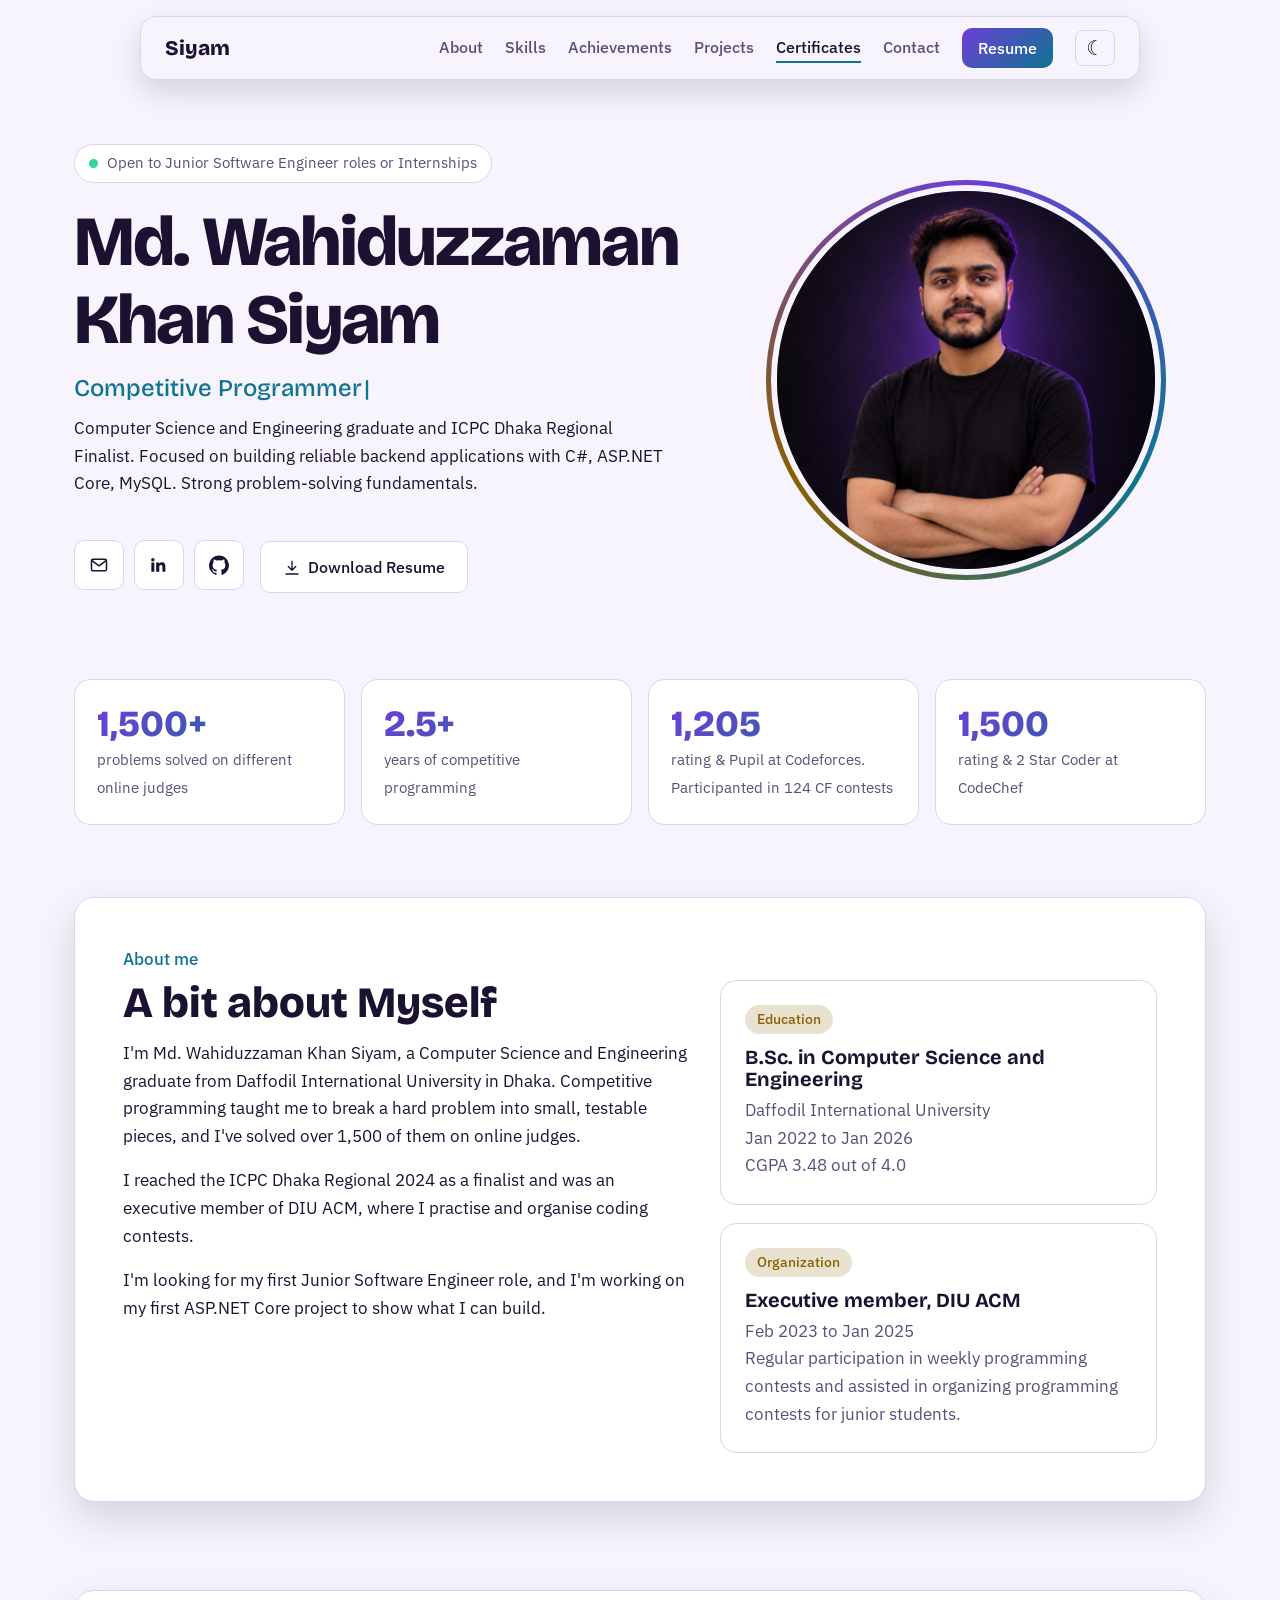
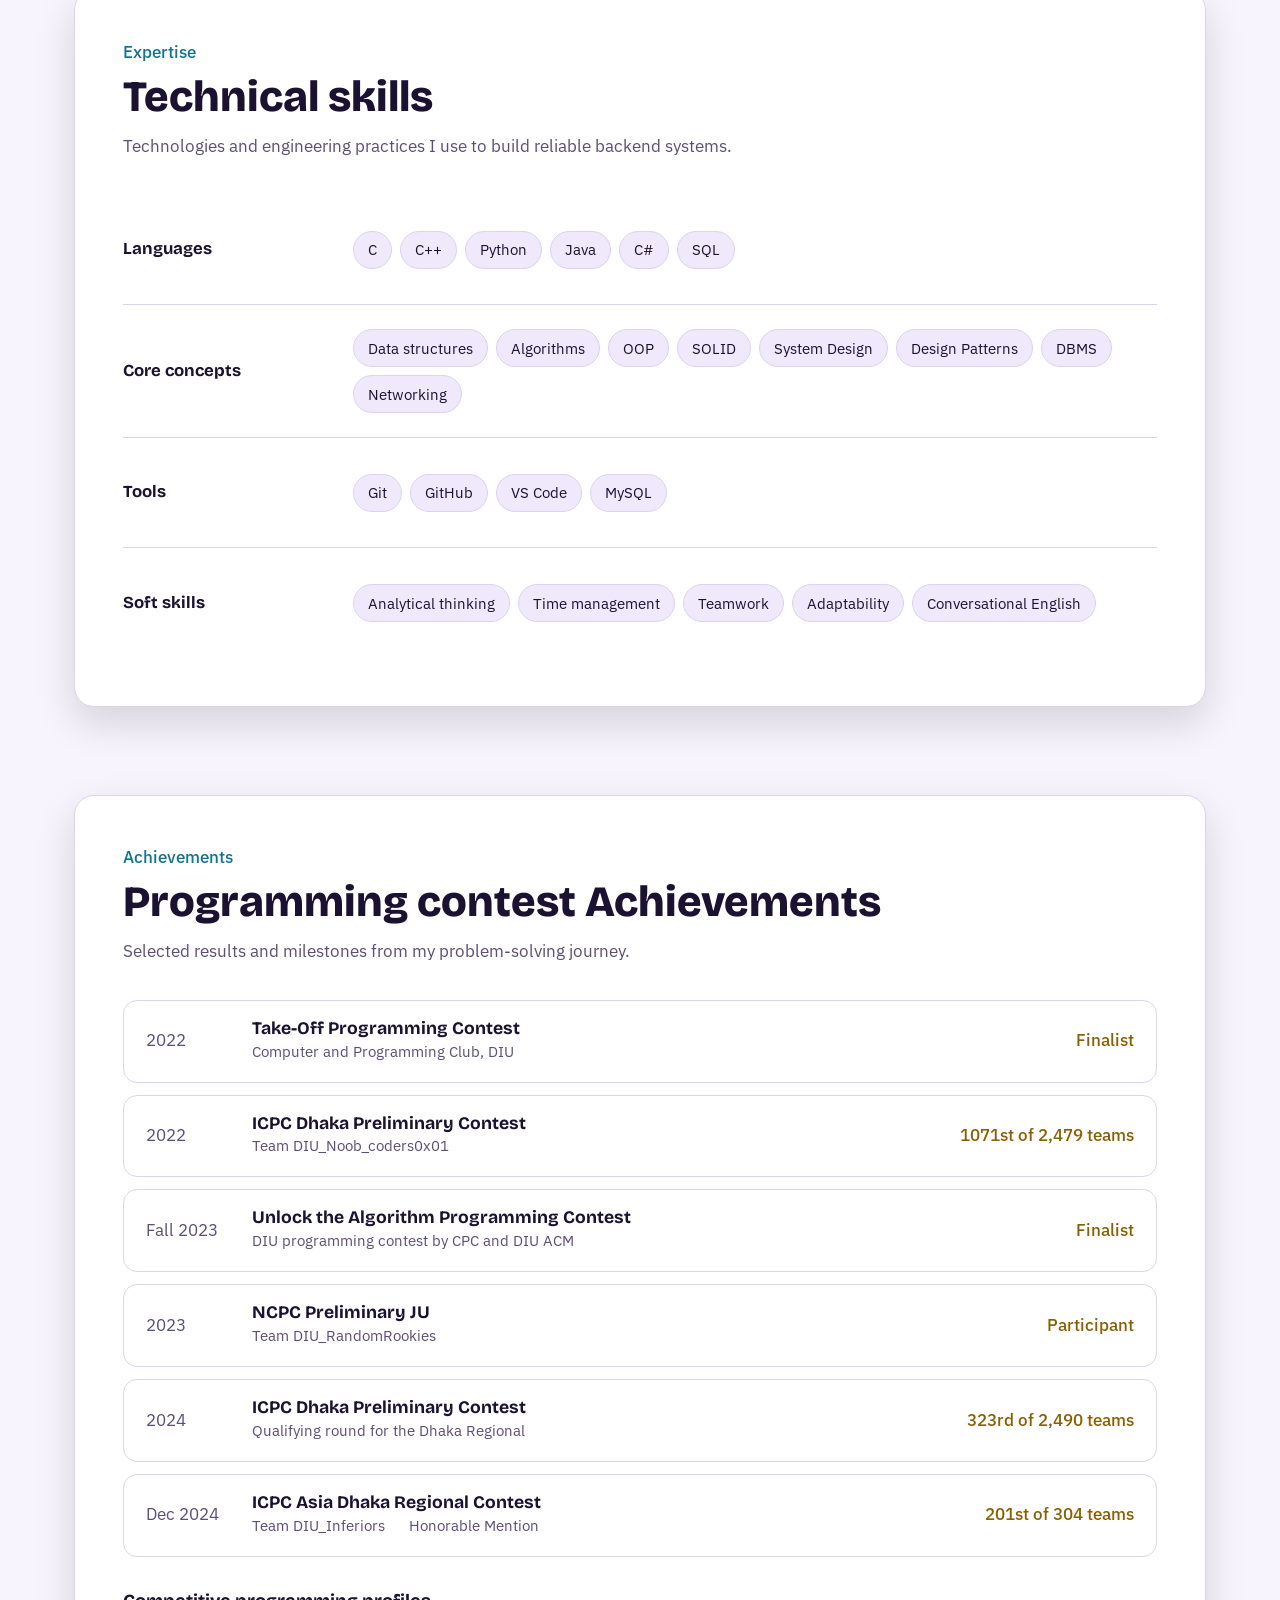
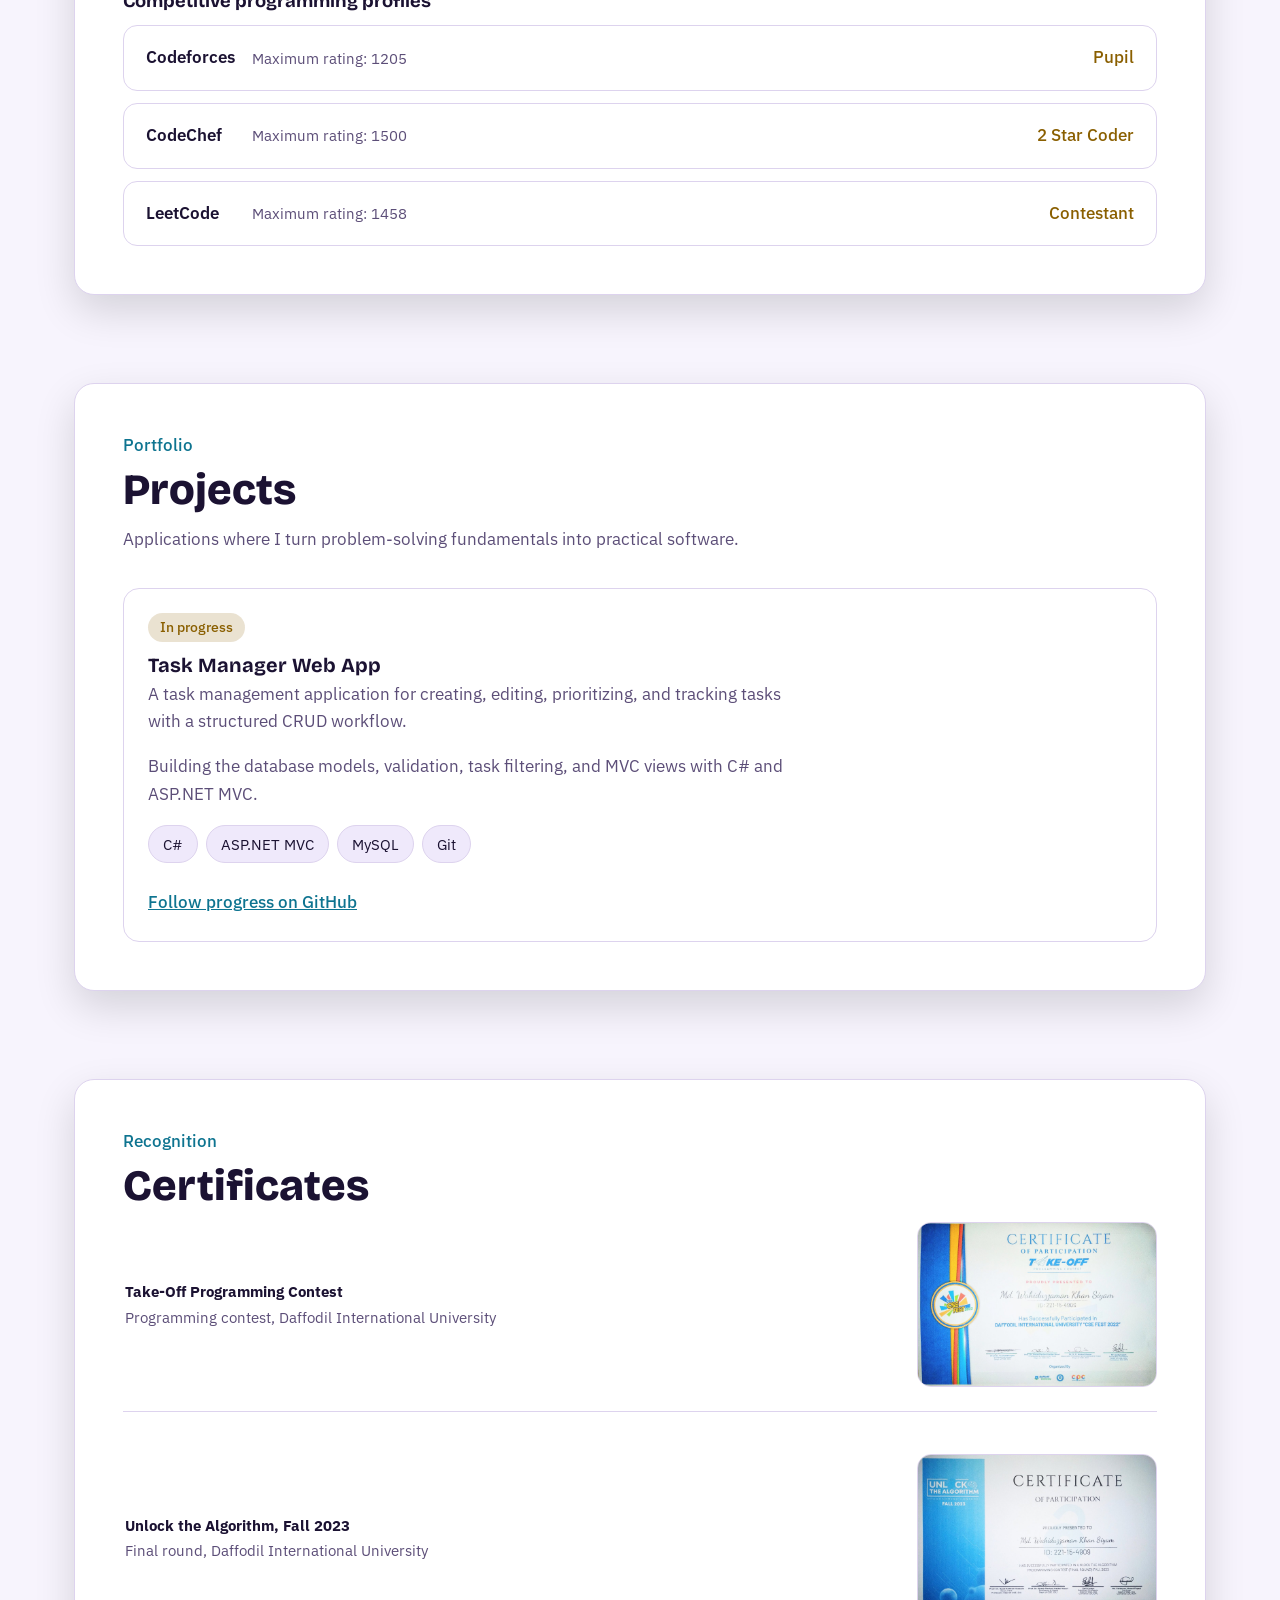
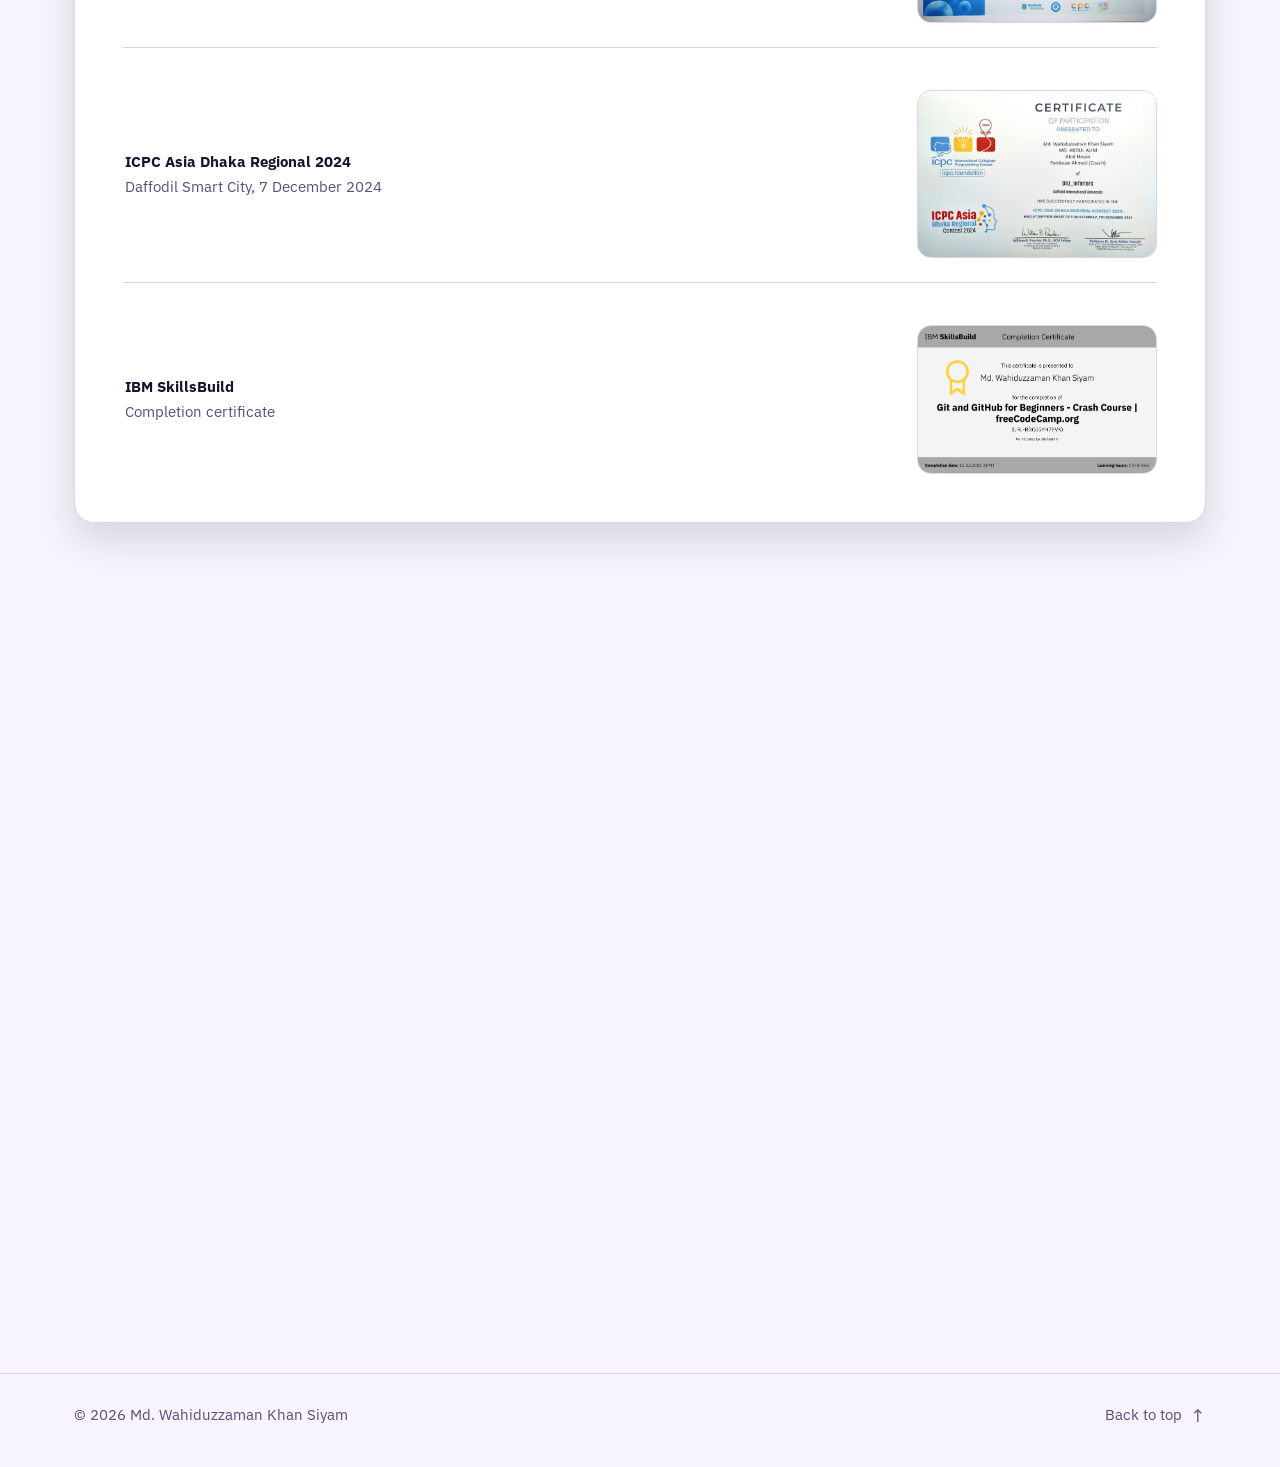
<file: index.html>
<!DOCTYPE html>
<html lang="en" data-theme="dark">

<head>
    <meta charset="utf-8">
    <meta name="viewport" content="width=device-width, initial-scale=1">
    <title>Md. Wahiduzzaman Khan Siyam</title>
    <meta name="description"
        content="CSE graduate, ICPC Dhaka Regional 2024 finalist and competitive programmer with 1,500+ problems solved. Open to Junior Software Engineer roles.">
    <meta property="og:title" content="Md. Wahiduzzaman Khan Siyam">
    <meta property="og:description"
        content="CSE graduate, ICPC Dhaka Regional 2024 finalist, aspiring software engineer.">
    <meta property="og:image" content="assets/siyam.jpg">
    <link rel="icon"
        href="data:image/svg+xml,<svg xmlns='http://www.w3.org/2000/svg' viewBox='0 0 100 100'><text y='.9em' font-size='90'>⚡</text></svg>">
    <link rel="preconnect" href="https://fonts.googleapis.com">
    <link rel="preconnect" href="https://fonts.gstatic.com" crossorigin>
    <link
        href="https://fonts.googleapis.com/css2?family=Bricolage+Grotesque:opsz,wght@12..96,500;12..96,800&family=IBM+Plex+Sans:wght@400;500&display=swap"
        rel="stylesheet">
    <script>try { const t = localStorage.getItem('theme') || (matchMedia('(prefers-color-scheme:light)').matches ? 'light' : 'dark'); document.documentElement.dataset.theme = t } catch (e) { }</script>
    <link rel="stylesheet" href="css/style.css">
</head>

<body>
    <nav class="nav">
        <div class="wrap nav-in">
            <a class="logo" href="#home">Siyam</a>
            <button id="menu" aria-label="Open menu" aria-expanded="false">Menu</button>
            <ul id="links">
                <li><a href="#about">About</a></li>
                <li><a href="#skills">Skills</a></li>
                <li><a href="#achievements">Achievements</a></li>
                <li><a href="#projects">Projects</a></li>
                <li><a href="#certificates">Certificates</a></li>
                <li><a href="#contact">Contact</a></li>
                <li><a class="btn p sm" href="Md. Wahiduzzaman Khan Siyam.pdf" target="_blank" rel="noopener">Resume</a></li>
                <li><button id="theme" aria-label="Switch light or dark theme"><span class="sun"
                            aria-hidden="true">☀</span><span class="moon" aria-hidden="true">☾</span></button></li>
            </ul>
        </div>
    </nav>

    <main>
        <div class="wrap" id="home">
            <header class="hero">
                <div>
                    <span class="badge"><i></i>Open to Junior Software Engineer roles or Internships</span>
                    <h1><span class="name-nowrap">Md. Wahiduzzaman</span> Khan Siyam</h1>
                    <div class="role" id="role" aria-label="Aspiring Software Engineer"></div>
                    <p>Computer Science and Engineering graduate and ICPC Dhaka Regional Finalist. Focused on building reliable backend
                        applications with C#, ASP.NET Core, MySQL. Strong problem-solving fundamentals.</p>
                    <div class="soc">
                        <a href="https://github.com/Md-Wahiduzzaman-Khan-Siyam" aria-label="GitHub">
                            <svg viewBox="0 0 24 24" aria-hidden="true">
                                <path
                                    d="M12 .5a12 12 0 0 0-3.79 23.39c.6.11.82-.26.82-.58v-2.04c-3.34.73-4.04-1.61-4.04-1.61-.55-1.39-1.33-1.76-1.33-1.76-1.09-.75.08-.74.08-.74 1.2.09 1.84 1.23 1.84 1.23 1.07 1.83 2.8 1.3 3.49.99.11-.78.42-1.3.76-1.6-2.67-.3-5.47-1.34-5.47-5.93 0-1.31.47-2.38 1.24-3.22-.12-.3-.54-1.52.12-3.18 0 0 1.01-.32 3.3 1.23a11.5 11.5 0 0 1 6 0c2.29-1.55 3.3-1.23 3.3-1.23.66 1.66.24 2.88.12 3.18.77.84 1.24 1.91 1.24 3.22 0 4.6-2.8 5.62-5.48 5.92.43.37.81 1.1.81 2.22v3.29c0 .32.22.69.83.57A12 12 0 0 0 12 .5Z" />
                            </svg>
                        </a>
                        <a href="mailto:w.siyam10@gmail.com" aria-label="Email">
                            <svg class="icon-email" viewBox="0 0 24 24" aria-hidden="true">
                                <rect x="3" y="5" width="18" height="14" rx="2" />
                                <path d="m4 7 8 6 8-6" />
                            </svg>
                        </a>
                        <a href="https://www.linkedin.com/in/md-wahiduzzaman-khan-siyam-890331225/"
                            aria-label="LinkedIn">
                            <svg class="icon-linkedin" viewBox="0 0 24 24" aria-hidden="true">
                                <path d="M4.6 3.5a2.1 2.1 0 1 0 0 4.2 2.1 2.1 0 0 0 0-4.2ZM2.8 9h3.6v11H2.8V9Zm5.8 0h3.4v1.5h.05c.47-.9 1.62-1.85 3.35-1.85 3.58 0 4.25 2.36 4.25 5.43V20h-3.55v-5.24c0-1.25-.02-2.85-1.74-2.85-1.74 0-2.01 1.36-2.01 2.76V20H8.6V9Z" />
                            </svg>
                        </a>
                        <a href="https://leetcode.com/u/wk_siyam/" aria-label="LeetCode">
                            <svg class="icon-leetcode" viewBox="0 0 24 24" aria-hidden="true">
                                <path d="M13.483 0a1.374 1.374 0 0 0-.961.438L7.116 6.226l-3.854 4.126a5.266 5.266 0 0 0-1.209 2.104 5.35 5.35 0 0 0-.125.513 5.527 5.527 0 0 0 .062 2.362 5.83 5.83 0 0 0 .349 1.017 5.938 5.938 0 0 0 1.271 1.818l4.277 4.193.039.038c2.248 2.165 5.852 2.133 8.063-.074l2.396-2.392c.54-.54.54-1.414.003-1.955a1.378 1.378 0 0 0-1.951-.003l-2.396 2.392a3.021 3.021 0 0 1-4.205.038l-.02-.019-4.276-4.193c-.652-.64-.972-1.469-.948-2.263a2.68 2.68 0 0 1 .066-.523 2.545 2.545 0 0 1 .619-1.164L9.13 8.114c1.058-1.134 3.204-1.27 4.43-.278l3.501 2.831c.593.48 1.461.387 1.94-.207a1.384 1.384 0 0 0-.207-1.943l-3.5-2.831c-.8-.647-1.766-1.045-2.774-1.202l2.015-2.158A1.384 1.384 0 0 0 13.483 0zm-2.866 12.815a1.38 1.38 0 0 0-1.38 1.382 1.38 1.38 0 0 0 1.38 1.382H20.79a1.38 1.38 0 0 0 1.38-1.382 1.38 1.38 0 0 0-1.38-1.382z" />
                            </svg>
                        </a>
                    </div>
                    <div class="cta"><a class="btn" href="Md. Wahiduzzaman Khan Siyam.pdf" download="Md-Wahiduzzaman-Khan-Siyam-Resume.pdf" data-resume-download><svg class="download-icon" viewBox="0 0 24 24"
                                aria-hidden="true">
                                <path d="M12 3v12m0 0 5-5m-5 5-5-5M4 20h16" />
                            </svg>Download Resume</a></div>
                </div>
                <div class="ph"><img src="assets/siyam.jpg" alt="Portrait of Md. Wahiduzzaman Khan Siyam" width="800"
                        height="800"></div>
            </header>
            <div class="stats">
                <div><b data-n="1500" data-s="+">1,500+</b><span>problems solved on different online judges</span></div>
                <div><b data-n="2.5" data-d="1" data-s="+">2.5+</b><span>years of competitive programming</span></div>
                <div><b data-n="1205">1205</b><span>rating & Pupil at Codeforces. Participanted in 124 CF contests</span></div>
                <div><b data-n="1500">1500</b><span>rating & 2 Star Coder at CodeChef</span></div>
            </div>
        </div>

        <div class="wrap">
            <section id="about" class="rv">
                <p class="kicker">About me</p>
                <h2>A bit about Myself</h2>
                <div class="two">
                    <div>
                        <p>I'm Md. Wahiduzzaman Khan Siyam, a Computer Science and Engineering graduate from Daffodil International University
                            in Dhaka. Competitive programming taught me to break a hard problem into small, testable
                            pieces, and I've solved over 1,500 of them on online judges.</p>
                        <p>I reached the ICPC Dhaka Regional 2024 as a finalist and was an executive member of DIU ACM,
                            where I practise and organise coding contests.</p>
                        <p>I'm looking for my first Junior Software Engineer role, and I'm working on my first ASP.NET
                            Core project to show what I can build.</p>
                    </div>
                    <div>
                        <div class="card"><span class="tag">Education</span>
                            <h3>B.Sc. in Computer Science and Engineering</h3>
                            <p class="mu" style="margin:6px 0 0">Daffodil International University<br>Jan 2022 to Jan
                                2026<br>CGPA 3.48 out of 4.0</p>
                        </div>
                        <div class="card"><span class="tag">Organization</span>
                            <h3>Executive member, DIU ACM</h3>
                            <p class="mu" style="margin:6px 0 0">Feb 2023 to Jan 2025<br>Regular participation in weekly programming contests 
                                and assisted in organizing programming contests for junior students.</p>
                        </div>
                    </div>
                </div>
            </section>

            <section id="skills" class="rv">
                <p class="kicker">Expertise</p>
                <h2>Technical skills</h2>
                <p class="lead">Technologies and engineering practices I use to build reliable backend systems.</p>
                <div class="grid sk">
                    <div class="card">
                        <h3>Languages</h3>
                        <ul class="chips">
                            <li>C</li>
                            <li>C++</li>
                            <li>Python</li>
                            <li>Java</li>
                            <li>C#</li>
                            <li>SQL</li>
                        </ul>
                    </div>
                    <div class="card">
                        <h3>Core concepts</h3>
                        <ul class="chips">
                            <li>Data structures</li>
                            <li>Algorithms</li>
                            <li>OOP</li>
                            <li>SOLID</li>
                            <li>System Design</li>
                            <li>Design Patterns</li>
                            <li>DBMS</li>
                            <li>Networking</li>
                        </ul>
                    </div>
                    <div class="card">
                        <h3>Tools</h3>
                        <ul class="chips">
                            <li>Git</li>
                            <li>GitHub</li>
                            <li>VS Code</li>
                            <li>MySQL</li>
                        </ul>
                    </div>
                    <div class="card">
                        <h3>Soft skills</h3>
                        <ul class="chips">
                            <li>Analytical thinking</li>
                            <li>Time management</li>
                            <li>Teamwork</li>
                            <li>Adaptability</li>
                            <li>Conversational English</li>
                        </ul>
                    </div>
                </div>
            </section>

            <section id="achievements" class="rv">
                <p class="kicker">Achievements</p>
                <h2>Programming contest Achievements</h2>
                <p class="lead">Selected results and milestones from my problem-solving journey.</p>
                <div class="rows">
                    <div class="row"><time>2022</time>
                        <div>
                            <h3>Take-Off Programming Contest</h3>
                            <p>Computer and Programming Club, DIU</p>
                        </div><span class="rk">Finalist</span>
                    </div>
                    <div class="row"><time>2022</time>
                        <div>
                            <h3>ICPC Dhaka Preliminary Contest</h3>
                            <p>Team DIU_Noob_coders0x01</p>
                        </div><span class="rk">1071st of 2,479 teams</span>
                    </div>
                    <div class="row"><time>Fall 2023</time>
                        <div>
                            <h3>Unlock the Algorithm Programming Contest</h3>
                            <p>DIU programming contest by CPC and DIU ACM</p>
                        </div><span class="rk">Finalist</span>
                    </div>
                    <div class="row"><time>2023</time>
                        <div>
                            <h3>NCPC Preliminary JU</h3>
                            <p>Team DIU_RandomRookies</p>
                        </div><span class="rk">Participant</span>
                    </div>
                    <a class="row achievement-link"
                        href="https://bapsoj.org/contests/icpc-preliminary-dhaka-site-2024/standings" target="_blank"
                        rel="noopener noreferrer"><time>2024</time>
                        <div>
                            <h3>ICPC Dhaka Preliminary Contest</h3>
                            <p>Qualifying round for the Dhaka Regional</p>
                        </div><span class="rk">323rd of 2,490 teams</span>
                    </a>
                    <a class="row achievement-link" href="https://icpc.global/ICPCID/GUYR1UMG5DEY" target="_blank"
                        rel="noopener noreferrer"><time>Dec 2024</time>
                        <div>
                            <h3>ICPC Asia Dhaka Regional Contest</h3>
                            <p>Team DIU_Inferiors &nbsp&nbsp&nbsp&nbsp Honorable Mention</p>
                        </div><span class="rk">201st of 304 teams</span>
                    </a>
                </div>
                <div class="profile-section">
                    <h3>Competitive programming profiles</h3>
                    <div class="profile-links">
                        <a class="profile-link" href="https://codeforces.com/profile/wk_siyam">
                            <span class="profile-platform">Codeforces</span>
                            <span class="profile-rating">Maximum rating: 1205</span>
                            <span class="profile-rank">Pupil</span>
                        </a>
                        <a class="profile-link" href="https://www.codechef.com/users/wk_siyam24">
                            <span class="profile-platform">CodeChef</span>
                            <span class="profile-rating">Maximum rating: 1500</span>
                            <span class="profile-rank">2 Star Coder</span>
                        </a>
                        <a class="profile-link" href="https://leetcode.com/u/wk_siyam/">
                            <span class="profile-platform">LeetCode</span>
                            <span class="profile-rating">Maximum rating: 1458</span>
                            <span class="profile-rank">Contestant</span>
                        </a>
                    </div>
                </div>
            </section>

            <section id="projects" class="rv">
                <p class="kicker">Portfolio</p>
                <h2>Projects</h2>
                <p class="lead">Applications where I turn problem-solving fundamentals into practical software.</p>
                <div class="grid">
                    <article class="card"><span class="tag">In progress</span>
                        <h3>Task Manager Web App</h3>
                        <p class="mu">A task management application for creating, editing, prioritizing, and tracking
                            tasks with a structured CRUD workflow.</p>
                        <p class="mu">Building the database models, validation, task filtering, and MVC views with C#
                            and ASP.NET MVC.</p>
                        <ul class="chips">
                            <li>C#</li>
                            <li>ASP.NET MVC</li>
                            <li>MySQL</li>
                            <li>Git</li>
                        </ul>
                        <div class="project-links"><a class="go"
                                href="https://github.com/Md-Wahiduzzaman-Khan-Siyam">Follow progress on GitHub</a></div>
                    </article>
                </div>
            </section>

            <section id="certificates" class="rv">
                <p class="kicker">Recognition</p>
                <h2>Certificates</h2>
                <div class="grid cert" style="grid-template-columns:repeat(auto-fit,minmax(290px,1fr))">
                    <figure><button data-full="assets/cse-fest-2022.jpg"><img src="assets/cse-fest-2022.jpg"
                                alt="DIU CSE Fest 2022 Take-Off programming contest certificate"
                                loading="lazy"></button>
                        <figcaption><b>Take-Off Programming Contest</b>Programming contest, Daffodil International University
                        </figcaption>
                    </figure>
                    <figure><button data-full="assets/unlock-the-algorithm-2023.jpg"><img
                                src="assets/unlock-the-algorithm-2023.jpg"
                                alt="Unlock the Algorithm Fall 2023 final round certificate" loading="lazy"></button>
                        <figcaption><b>Unlock the Algorithm, Fall 2023</b>Final round, Daffodil International University
                        </figcaption>
                    </figure>
                    <figure><button data-full="assets/icpc-2024.jpg"><img src="assets/icpc-2024.jpg"
                                alt="ICPC Asia Dhaka Regional Contest 2024 certificate of participation"
                                loading="lazy"></button>
                        <figcaption><b>ICPC Asia Dhaka Regional 2024</b>Daffodil Smart City, 7 December 2024
                        </figcaption>
                    </figure>
                    <figure><button data-full="assets/completion_certificate_IBM_SkillsBuild.PNG"><img
                                src="assets/completion_certificate_IBM_SkillsBuild.PNG"
                                alt="IBM SkillsBuild completion certificate" loading="lazy"></button>
                        <figcaption><b>IBM SkillsBuild</b>Completion certificate</figcaption>
                    </figure>
                </div>
            </section>

            <section id="contact" class="rv">
                <p class="kicker">Get in touch</p>
                <h2>Let's talk</h2>
                <div class="two">
                    <div>
                        <p>I'm open to Junior Software Engineer roles, internships and collaboration. Send a message and
                            it opens in your email app, or reach me directly:</p>
                        <div class="contact-links">
                            <a class="contact-link" href="mailto:w.siyam10@gmail.com">
                                <svg viewBox="0 0 24 24" aria-hidden="true">
                                    <rect x="3" y="5" width="18" height="14" rx="2" />
                                    <path d="m4 7 8 6 8-6" />
                                </svg>
                                <span>w.siyam10@gmail.com</span>
                            </a>
                            <a class="contact-link"
                                href="https://www.linkedin.com/in/md-wahiduzzaman-khan-siyam-890331225/">
                                <svg viewBox="0 0 24 24" aria-hidden="true">
                                    <path
                                        d="M4.6 3.5a2.1 2.1 0 1 0 0 4.2 2.1 2.1 0 0 0 0-4.2ZM2.8 9h3.6v11H2.8V9Zm5.8 0h3.4v1.5h.05c.47-.9 1.62-1.85 3.35-1.85 3.58 0 4.25 2.36 4.25 5.43V20h-3.55v-5.24c0-1.25-.02-2.85-1.74-2.85-1.74 0-2.01 1.36-2.01 2.76V20H8.6V9Z" />
                                </svg>
                                <span>LinkedIn</span>
                            </a>
                            <a class="contact-link" href="https://github.com/Md-Wahiduzzaman-Khan-Siyam">
                                <svg viewBox="0 0 24 24" aria-hidden="true">
                                    <path
                                        d="M12 .5a12 12 0 0 0-3.79 23.39c.6.11.82-.26.82-.58v-2.04c-3.34.73-4.04-1.61-4.04-1.61-.55-1.39-1.33-1.76-1.33-1.76-1.09-.75.08-.74.08-.74 1.2.09 1.84 1.23 1.84 1.23 1.07 1.83 2.8 1.3 3.49.99.11-.78.42-1.3.76-1.6-2.67-.3-5.47-1.34-5.47-5.93 0-1.31.47-2.38 1.24-3.22-.12-.3-.54-1.52.12-3.18 0 0 1.01-.32 3.3 1.23a11.5 11.5 0 0 1 6 0c2.29-1.55 3.3-1.23 3.3-1.23.66 1.66.24 2.88.12 3.18.77.84 1.24 1.91 1.24 3.22 0 4.6-2.8 5.62-5.48 5.92.43.37.81 1.1.81 2.22v3.29c0 .32.22.69.83.57A12 12 0 0 0 12 .5Z" />
                                </svg>
                                <span>GitHub</span>
                            </a>
                            <span class="contact-link">
                                <svg viewBox="0 0 24 24" aria-hidden="true">
                                    <path d="M12 21s7-6.1 7-12a7 7 0 1 0-14 0c0 5.9 7 12 7 12Z" />
                                    <circle cx="12" cy="9" r="2.2" />
                                </svg>
                                <span>Dhaka, Bangladesh</span>
                            </span>
                        </div>
                    </div>
                    <form id="form"><label>Name<input name="name" required
                                autocomplete="name"></label><label>Email<input name="email" type="email" required
                                autocomplete="email"></label><label>Subject<input name="subject" required
                                autocomplete="off"></label><label>Message<textarea name="message" rows="5"
                                required></textarea></label><button class="btn p" type="submit">Send message</button>
                    </form>
                </div>
            </section>
        </div>
    </main>

    <footer>
        <div class="wrap footer-in">
            <span>© <span id="yr"></span> Md. Wahiduzzaman Khan Siyam</span>
            <a class="back-to-top" href="#home">Back to top <span aria-hidden="true">↑</span></a>
        </div>
    </footer>
    <dialog id="dlg"><img alt=""><button aria-label="Close enlarged certificate">Close</button></dialog>
    <script src="js/main.js"></script>
</body>

</html>
</file>
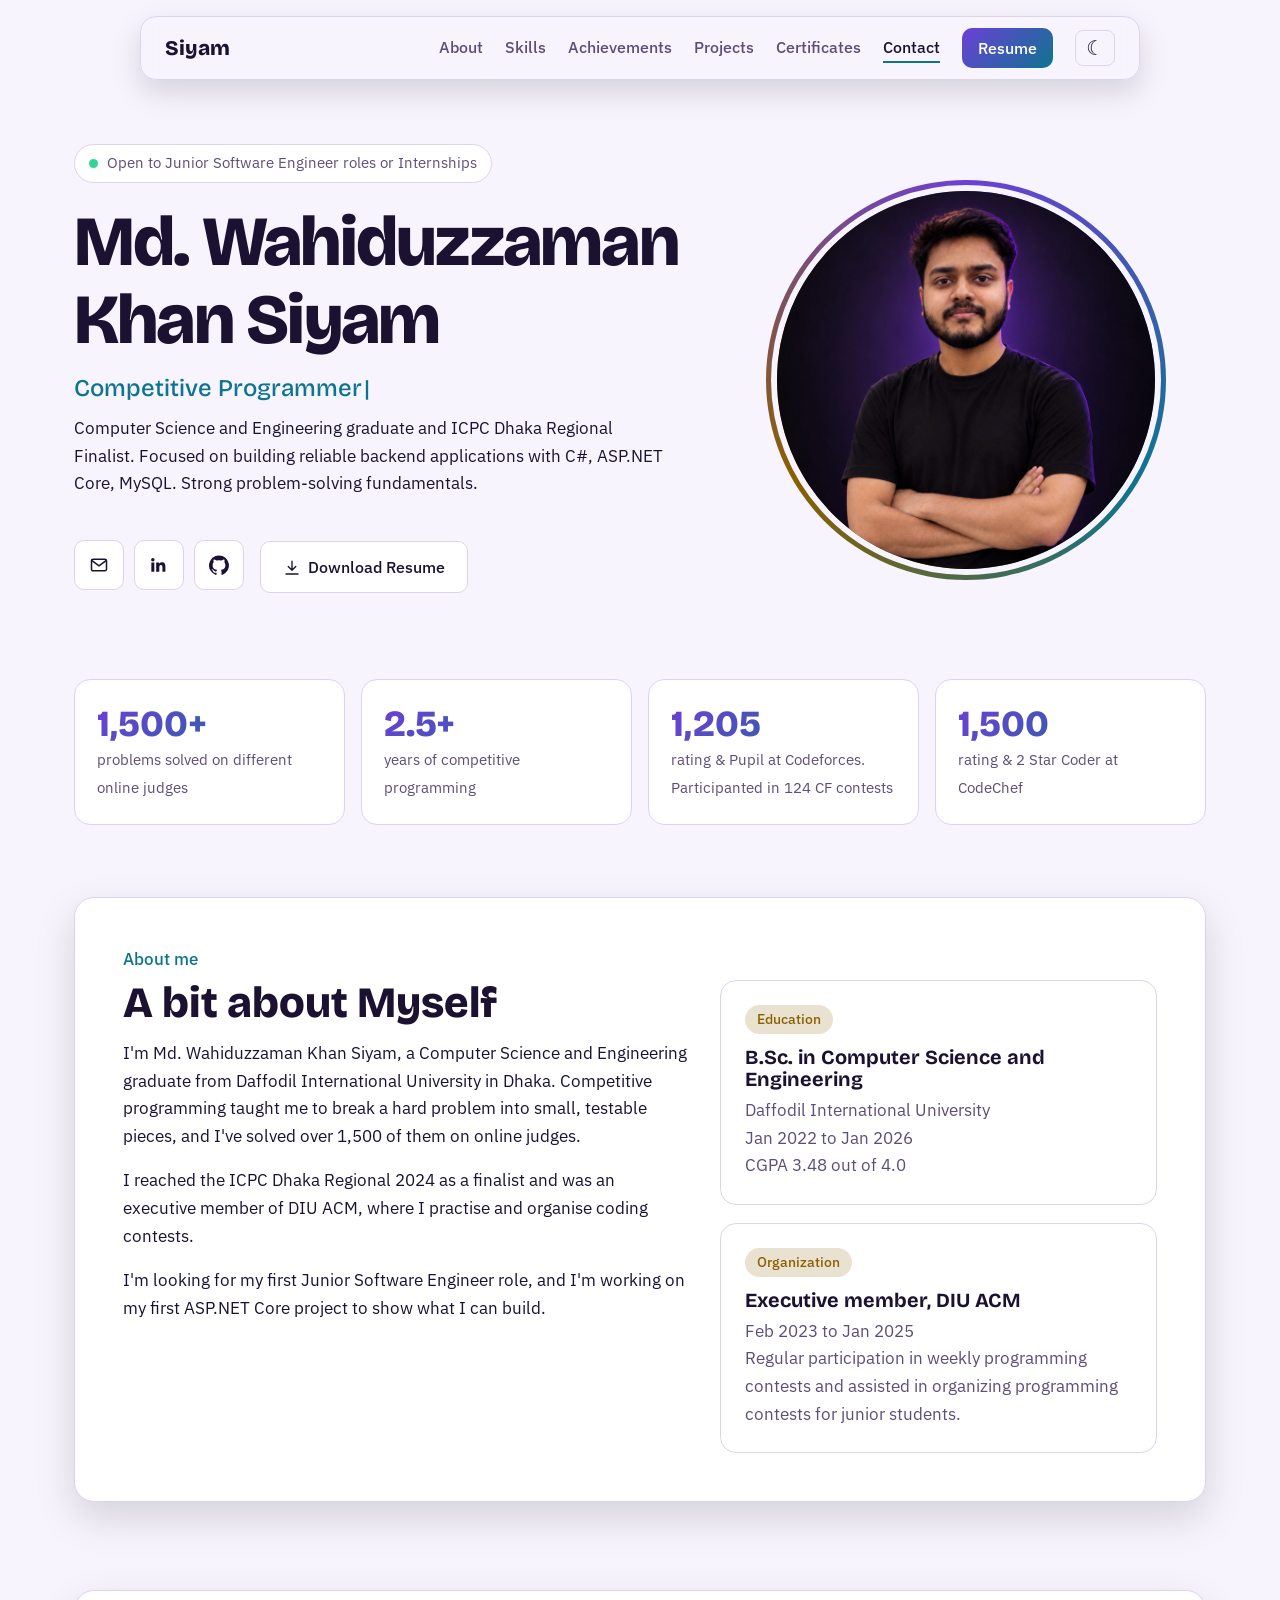
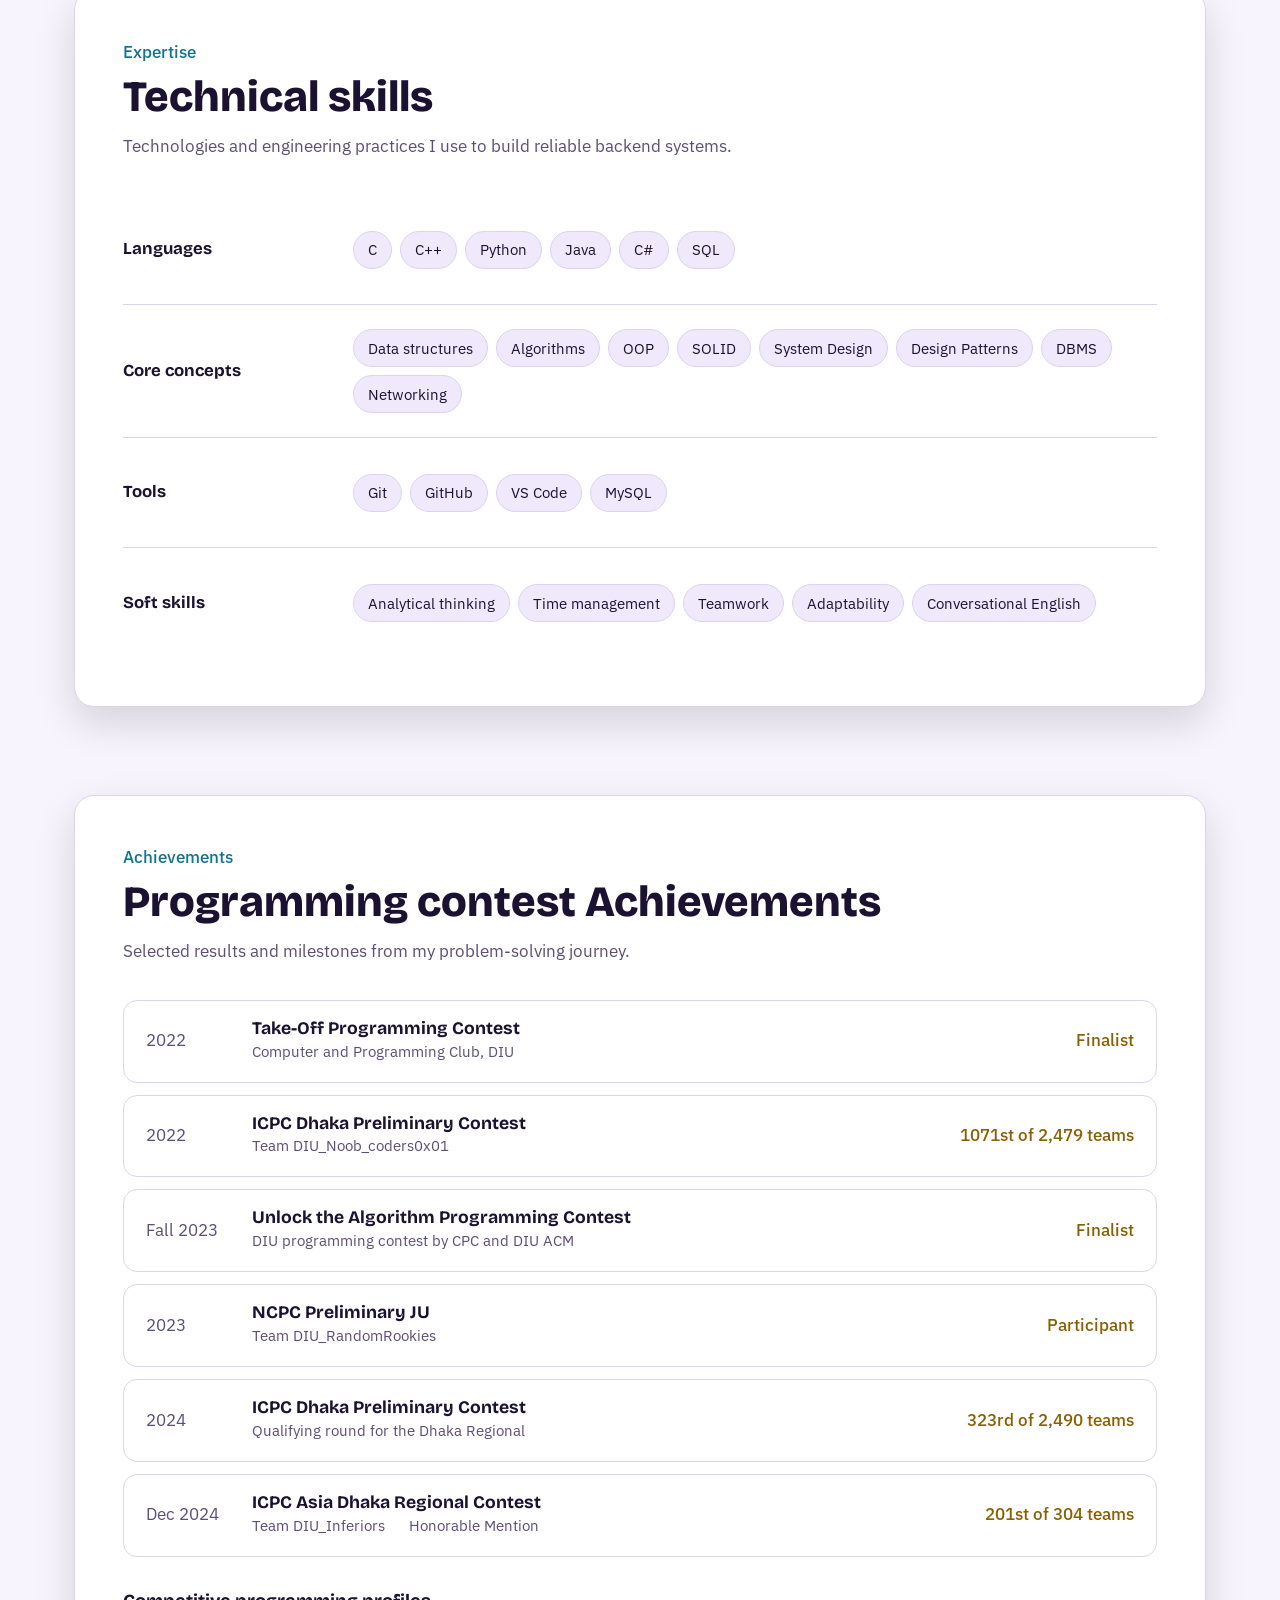
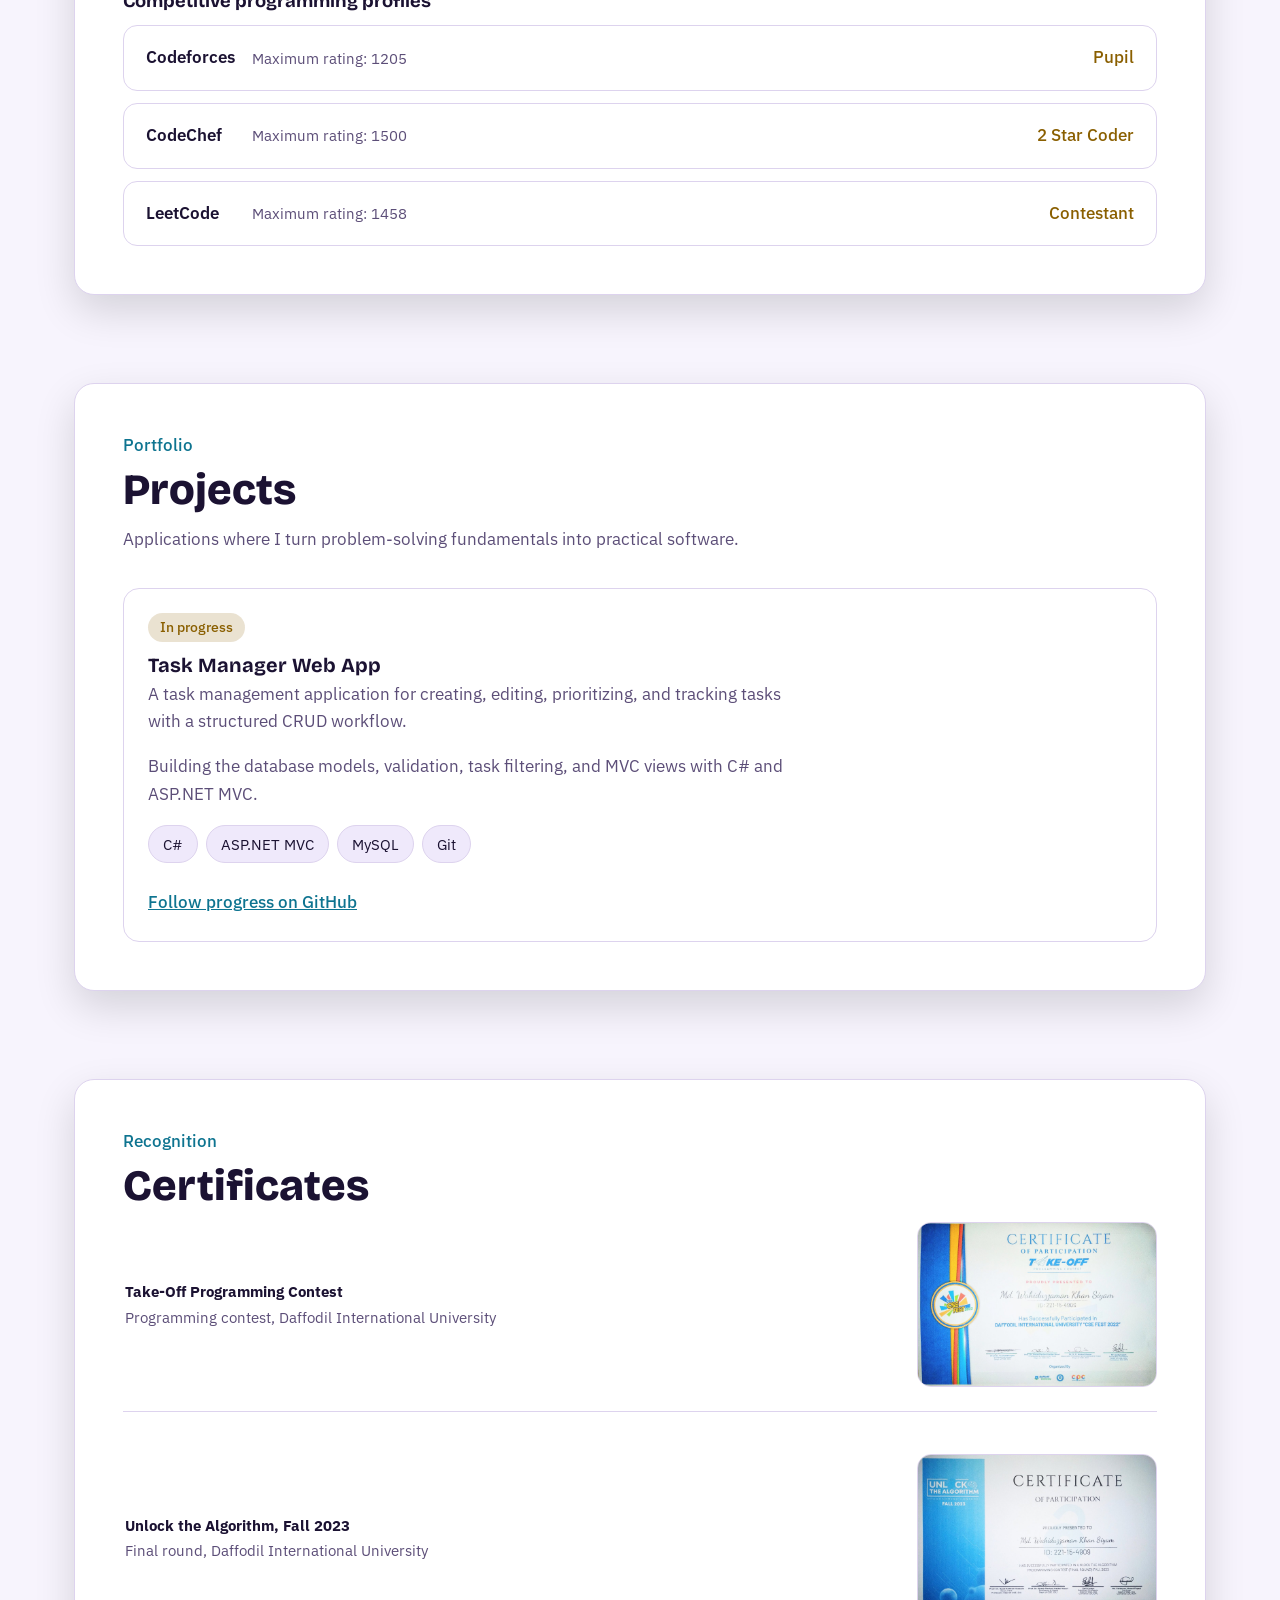
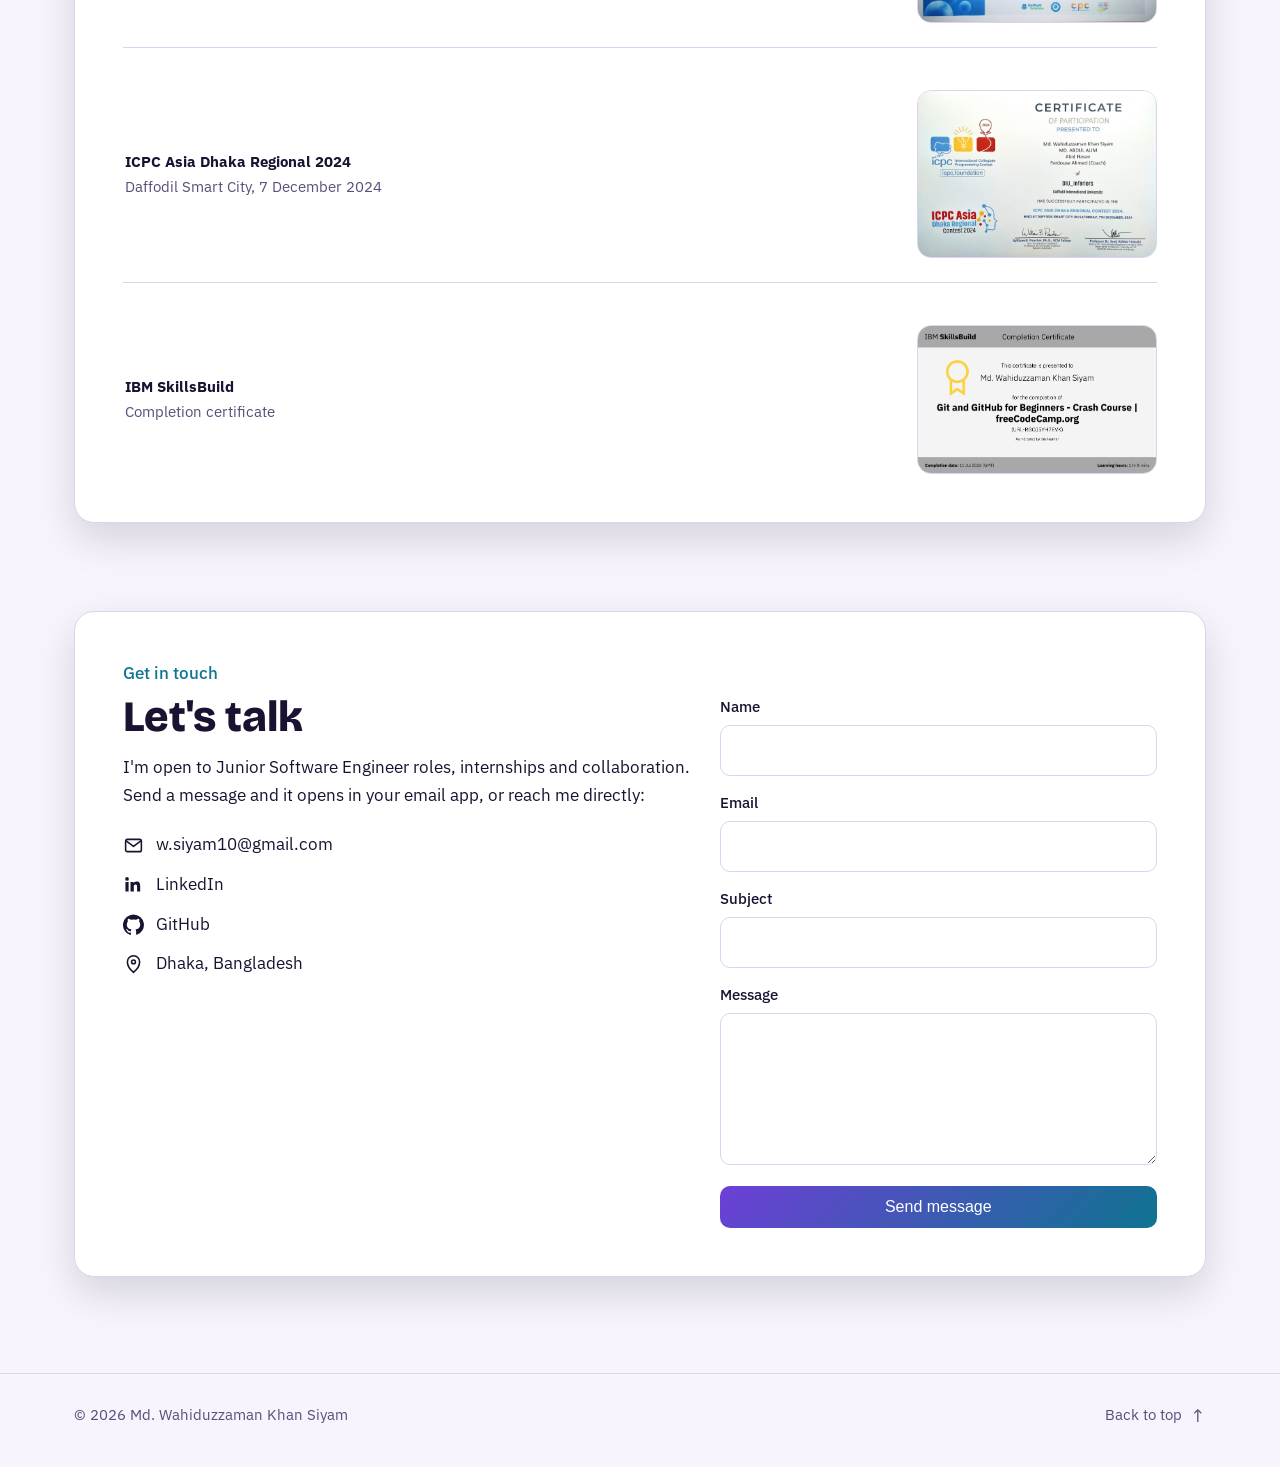
<file: siyam-portfolio/index.html>
<!DOCTYPE html>
<html lang="en" data-theme="dark">

<head>
    <meta charset="utf-8">
    <meta name="viewport" content="width=device-width, initial-scale=1">
    <title>Md. Wahiduzzaman Khan Siyam</title>
    <meta name="description"
        content="CSE graduate, ICPC Dhaka Regional 2024 finalist and competitive programmer with 1,500+ problems solved. Open to Junior Software Engineer roles.">
    <meta property="og:title" content="Md. Wahiduzzaman Khan Siyam">
    <meta property="og:description"
        content="CSE graduate, ICPC Dhaka Regional 2024 finalist, aspiring software engineer.">
    <meta property="og:image" content="assets/siyam.jpg">
    <link rel="icon"
        href="data:image/svg+xml,<svg xmlns='http://www.w3.org/2000/svg' viewBox='0 0 100 100'><text y='.9em' font-size='90'>⚡</text></svg>">
    <link rel="preconnect" href="https://fonts.googleapis.com">
    <link rel="preconnect" href="https://fonts.gstatic.com" crossorigin>
    <link
        href="https://fonts.googleapis.com/css2?family=Bricolage+Grotesque:opsz,wght@12..96,500;12..96,800&family=IBM+Plex+Sans:wght@400;500&display=swap"
        rel="stylesheet">
    <script>try { const t = localStorage.getItem('theme') || (matchMedia('(prefers-color-scheme:light)').matches ? 'light' : 'dark'); document.documentElement.dataset.theme = t } catch (e) { }</script>
    <link rel="stylesheet" href="css/style.css">
</head>

<body>
    <nav class="nav">
        <div class="wrap nav-in">
            <a class="logo" href="#home">Siyam</a>
            <button id="menu" aria-label="Open menu" aria-expanded="false">Menu</button>
            <ul id="links">
                <li><a href="#about">About</a></li>
                <li><a href="#skills">Skills</a></li>
                <li><a href="#achievements">Achievements</a></li>
                <li><a href="#projects">Projects</a></li>
                <li><a href="#certificates">Certificates</a></li>
                <li><a href="#contact">Contact</a></li>
                <li><a class="btn p sm" href="Md. Wahiduzzaman Khan Siyam.pdf">Resume</a></li>
                <li><button id="theme" aria-label="Switch light or dark theme"><span class="sun"
                            aria-hidden="true">☀</span><span class="moon" aria-hidden="true">☾</span></button></li>
            </ul>
        </div>
    </nav>

    <main>
        <div class="wrap" id="home">
            <header class="hero">
                <div>
                    <span class="badge"><i></i>Open to Junior Software Engineer roles or Internships</span>
                    <h1><span class="name-nowrap">Md. Wahiduzzaman</span> Khan Siyam</h1>
                    <div class="role" id="role" aria-label="Aspiring Software Engineer"></div>
                    <p>Computer Science and Engineering graduate and ICPC Dhaka Regional Finalist. Focused on building reliable backend
                        applications with C#, ASP.NET Core, MySQL. Strong problem-solving fundamentals.</p>
                    <div class="soc">
                        <a href="https://github.com/Md-Wahiduzzaman-Khan-Siyam" aria-label="GitHub">
                            <svg viewBox="0 0 24 24" aria-hidden="true">
                                <path
                                    d="M12 .5a12 12 0 0 0-3.79 23.39c.6.11.82-.26.82-.58v-2.04c-3.34.73-4.04-1.61-4.04-1.61-.55-1.39-1.33-1.76-1.33-1.76-1.09-.75.08-.74.08-.74 1.2.09 1.84 1.23 1.84 1.23 1.07 1.83 2.8 1.3 3.49.99.11-.78.42-1.3.76-1.6-2.67-.3-5.47-1.34-5.47-5.93 0-1.31.47-2.38 1.24-3.22-.12-.3-.54-1.52.12-3.18 0 0 1.01-.32 3.3 1.23a11.5 11.5 0 0 1 6 0c2.29-1.55 3.3-1.23 3.3-1.23.66 1.66.24 2.88.12 3.18.77.84 1.24 1.91 1.24 3.22 0 4.6-2.8 5.62-5.48 5.92.43.37.81 1.1.81 2.22v3.29c0 .32.22.69.83.57A12 12 0 0 0 12 .5Z" />
                            </svg>
                        </a>
                        <a href="mailto:w.siyam10@gmail.com" aria-label="Email">
                            <svg class="icon-email" viewBox="0 0 24 24" aria-hidden="true">
                                <rect x="3" y="5" width="18" height="14" rx="2" />
                                <path d="m4 7 8 6 8-6" />
                            </svg>
                        </a>
                        <a href="https://www.linkedin.com/in/md-wahiduzzaman-khan-siyam-890331225/"
                            aria-label="LinkedIn">
                            <svg class="icon-linkedin" viewBox="0 0 24 24" aria-hidden="true">
                                <path d="M4.6 3.5a2.1 2.1 0 1 0 0 4.2 2.1 2.1 0 0 0 0-4.2ZM2.8 9h3.6v11H2.8V9Zm5.8 0h3.4v1.5h.05c.47-.9 1.62-1.85 3.35-1.85 3.58 0 4.25 2.36 4.25 5.43V20h-3.55v-5.24c0-1.25-.02-2.85-1.74-2.85-1.74 0-2.01 1.36-2.01 2.76V20H8.6V9Z" />
                            </svg>
                        </a>
                        <a href="https://leetcode.com/u/wk_siyam/" aria-label="LeetCode">
                            <svg class="icon-leetcode" viewBox="0 0 24 24" aria-hidden="true">
                                <path d="M13.483 0a1.374 1.374 0 0 0-.961.438L7.116 6.226l-3.854 4.126a5.266 5.266 0 0 0-1.209 2.104 5.35 5.35 0 0 0-.125.513 5.527 5.527 0 0 0 .062 2.362 5.83 5.83 0 0 0 .349 1.017 5.938 5.938 0 0 0 1.271 1.818l4.277 4.193.039.038c2.248 2.165 5.852 2.133 8.063-.074l2.396-2.392c.54-.54.54-1.414.003-1.955a1.378 1.378 0 0 0-1.951-.003l-2.396 2.392a3.021 3.021 0 0 1-4.205.038l-.02-.019-4.276-4.193c-.652-.64-.972-1.469-.948-2.263a2.68 2.68 0 0 1 .066-.523 2.545 2.545 0 0 1 .619-1.164L9.13 8.114c1.058-1.134 3.204-1.27 4.43-.278l3.501 2.831c.593.48 1.461.387 1.94-.207a1.384 1.384 0 0 0-.207-1.943l-3.5-2.831c-.8-.647-1.766-1.045-2.774-1.202l2.015-2.158A1.384 1.384 0 0 0 13.483 0zm-2.866 12.815a1.38 1.38 0 0 0-1.38 1.382 1.38 1.38 0 0 0 1.38 1.382H20.79a1.38 1.38 0 0 0 1.38-1.382 1.38 1.38 0 0 0-1.38-1.382z" />
                            </svg>
                        </a>
                    </div>
                    <div class="cta"><a class="btn" href="Md. Wahiduzzaman Khan Siyam.pdf"><svg class="download-icon" viewBox="0 0 24 24"
                                aria-hidden="true">
                                <path d="M12 3v12m0 0 5-5m-5 5-5-5M4 20h16" />
                            </svg>Download Resume</a></div>
                </div>
                <div class="ph"><img src="assets/siyam.jpg" alt="Portrait of Md. Wahiduzzaman Khan Siyam" width="800"
                        height="800"></div>
            </header>
            <div class="stats">
                <div><b data-n="1500" data-s="+">1,500+</b><span>problems solved on different online judges</span></div>
                <div><b data-n="2.5" data-d="1" data-s="+">2.5+</b><span>years of competitive programming</span></div>
                <div><b data-n="1205">1205</b><span>rating & Pupil at Codeforces. Participanted in 124 CF contests</span></div>
                <div><b data-n="1500">1500</b><span>rating & 2 Star Coder at CodeChef</span></div>
            </div>
        </div>

        <div class="wrap">
            <section id="about" class="rv">
                <p class="kicker">About me</p>
                <h2>A bit about Myself</h2>
                <div class="two">
                    <div>
                        <p>I'm Md. Wahiduzzaman Khan Siyam, a Computer Science and Engineering graduate from Daffodil International University
                            in Dhaka. Competitive programming taught me to break a hard problem into small, testable
                            pieces, and I've solved over 1,500 of them on online judges.</p>
                        <p>I reached the ICPC Dhaka Regional 2024 as a finalist and was an executive member of DIU ACM,
                            where I practise and organise coding contests.</p>
                        <p>I'm looking for my first Junior Software Engineer role, and I'm working on my first ASP.NET
                            Core project to show what I can build.</p>
                    </div>
                    <div>
                        <div class="card"><span class="tag">Education</span>
                            <h3>B.Sc. in Computer Science and Engineering</h3>
                            <p class="mu" style="margin:6px 0 0">Daffodil International University<br>Jan 2022 to Jan
                                2026<br>CGPA 3.48 out of 4.0</p>
                        </div>
                        <div class="card"><span class="tag">Organization</span>
                            <h3>Executive member, DIU ACM</h3>
                            <p class="mu" style="margin:6px 0 0">Feb 2023 to Jan 2025<br>Regular participation in weekly programming contests 
                                and assisted in organizing programming contests for junior students.</p>
                        </div>
                    </div>
                </div>
            </section>

            <section id="skills" class="rv">
                <p class="kicker">Expertise</p>
                <h2>Technical skills</h2>
                <p class="lead">Technologies and engineering practices I use to build reliable backend systems.</p>
                <div class="grid sk">
                    <div class="card">
                        <h3>Languages</h3>
                        <ul class="chips">
                            <li>C</li>
                            <li>C++</li>
                            <li>Python</li>
                            <li>Java</li>
                            <li>C#</li>
                            <li>SQL</li>
                        </ul>
                    </div>
                    <div class="card">
                        <h3>Core concepts</h3>
                        <ul class="chips">
                            <li>Data structures</li>
                            <li>Algorithms</li>
                            <li>OOP</li>
                            <li>SOLID</li>
                            <li>System Design</li>
                            <li>Design Patterns</li>
                            <li>DBMS</li>
                            <li>Networking</li>
                        </ul>
                    </div>
                    <div class="card">
                        <h3>Tools</h3>
                        <ul class="chips">
                            <li>Git</li>
                            <li>GitHub</li>
                            <li>VS Code</li>
                            <li>MySQL</li>
                        </ul>
                    </div>
                    <div class="card">
                        <h3>Soft skills</h3>
                        <ul class="chips">
                            <li>Analytical thinking</li>
                            <li>Time management</li>
                            <li>Teamwork</li>
                            <li>Adaptability</li>
                            <li>Conversational English</li>
                        </ul>
                    </div>
                </div>
            </section>

            <section id="achievements" class="rv">
                <p class="kicker">Achievements</p>
                <h2>Programming contest Achievements</h2>
                <p class="lead">Selected results and milestones from my problem-solving journey.</p>
                <div class="rows">
                    <div class="row"><time>2022</time>
                        <div>
                            <h3>Take-Off Programming Contest</h3>
                            <p>Computer and Programming Club, DIU</p>
                        </div><span class="rk">Finalist</span>
                    </div>
                    <div class="row"><time>2022</time>
                        <div>
                            <h3>ICPC Dhaka Preliminary Contest</h3>
                            <p>Team DIU_Noob_coders0x01</p>
                        </div><span class="rk">1071st of 2,479 teams</span>
                    </div>
                    <div class="row"><time>Fall 2023</time>
                        <div>
                            <h3>Unlock the Algorithm Programming Contest</h3>
                            <p>DIU programming contest by CPC and DIU ACM</p>
                        </div><span class="rk">Finalist</span>
                    </div>
                    <div class="row"><time>2023</time>
                        <div>
                            <h3>NCPC Preliminary JU</h3>
                            <p>Team DIU_RandomRookies</p>
                        </div><span class="rk">Participant</span>
                    </div>
                    <a class="row achievement-link"
                        href="https://bapsoj.org/contests/icpc-preliminary-dhaka-site-2024/standings" target="_blank"
                        rel="noopener noreferrer"><time>2024</time>
                        <div>
                            <h3>ICPC Dhaka Preliminary Contest</h3>
                            <p>Qualifying round for the Dhaka Regional</p>
                        </div><span class="rk">323rd of 2,490 teams</span>
                    </a>
                    <a class="row achievement-link" href="https://icpc.global/ICPCID/GUYR1UMG5DEY" target="_blank"
                        rel="noopener noreferrer"><time>Dec 2024</time>
                        <div>
                            <h3>ICPC Asia Dhaka Regional Contest</h3>
                            <p>Team DIU_Inferiors &nbsp&nbsp&nbsp&nbsp Honorable Mention</p>
                        </div><span class="rk">201st of 304 teams</span>
                    </a>
                </div>
                <div class="profile-section">
                    <h3>Competitive programming profiles</h3>
                    <div class="profile-links">
                        <a class="profile-link" href="https://codeforces.com/profile/wk_siyam">
                            <span class="profile-platform">Codeforces</span>
                            <span class="profile-rating">Maximum rating: 1205</span>
                            <span class="profile-rank">Pupil</span>
                        </a>
                        <a class="profile-link" href="https://www.codechef.com/users/wk_siyam24">
                            <span class="profile-platform">CodeChef</span>
                            <span class="profile-rating">Maximum rating: 1500</span>
                            <span class="profile-rank">2 Star Coder</span>
                        </a>
                        <a class="profile-link" href="https://leetcode.com/u/wk_siyam/">
                            <span class="profile-platform">LeetCode</span>
                            <span class="profile-rating">Maximum rating: 1458</span>
                            <span class="profile-rank">Contestant</span>
                        </a>
                    </div>
                </div>
            </section>

            <section id="projects" class="rv">
                <p class="kicker">Portfolio</p>
                <h2>Projects</h2>
                <p class="lead">Applications where I turn problem-solving fundamentals into practical software.</p>
                <div class="grid">
                    <article class="card"><span class="tag">In progress</span>
                        <h3>Task Manager Web App</h3>
                        <p class="mu">A task management application for creating, editing, prioritizing, and tracking
                            tasks with a structured CRUD workflow.</p>
                        <p class="mu">Building the database models, validation, task filtering, and MVC views with C#
                            and ASP.NET MVC.</p>
                        <ul class="chips">
                            <li>C#</li>
                            <li>ASP.NET MVC</li>
                            <li>MySQL</li>
                            <li>Git</li>
                        </ul>
                        <div class="project-links"><a class="go"
                                href="https://github.com/Md-Wahiduzzaman-Khan-Siyam">Follow progress on GitHub</a></div>
                    </article>
                </div>
            </section>

            <section id="certificates" class="rv">
                <p class="kicker">Recognition</p>
                <h2>Certificates</h2>
                <div class="grid cert" style="grid-template-columns:repeat(auto-fit,minmax(290px,1fr))">
                    <figure><button data-full="assets/cse-fest-2022.jpg"><img src="assets/cse-fest-2022.jpg"
                                alt="DIU CSE Fest 2022 Take-Off programming contest certificate"
                                loading="lazy"></button>
                        <figcaption><b>Take-Off Programming Contest</b>Programming contest, Daffodil International University
                        </figcaption>
                    </figure>
                    <figure><button data-full="assets/unlock-the-algorithm-2023.jpg"><img
                                src="assets/unlock-the-algorithm-2023.jpg"
                                alt="Unlock the Algorithm Fall 2023 final round certificate" loading="lazy"></button>
                        <figcaption><b>Unlock the Algorithm, Fall 2023</b>Final round, Daffodil International University
                        </figcaption>
                    </figure>
                    <figure><button data-full="assets/icpc-2024.jpg"><img src="assets/icpc-2024.jpg"
                                alt="ICPC Asia Dhaka Regional Contest 2024 certificate of participation"
                                loading="lazy"></button>
                        <figcaption><b>ICPC Asia Dhaka Regional 2024</b>Daffodil Smart City, 7 December 2024
                        </figcaption>
                    </figure>
                    <figure><button data-full="assets/completion_certificate_IBM_SkillsBuild.PNG"><img
                                src="assets/completion_certificate_IBM_SkillsBuild.PNG"
                                alt="IBM SkillsBuild completion certificate" loading="lazy"></button>
                        <figcaption><b>IBM SkillsBuild</b>Completion certificate</figcaption>
                    </figure>
                </div>
            </section>

            <section id="contact" class="rv">
                <p class="kicker">Get in touch</p>
                <h2>Let's talk</h2>
                <div class="two">
                    <div>
                        <p>I'm open to Junior Software Engineer roles, internships and collaboration. Send a message and
                            it opens in your email app, or reach me directly:</p>
                        <div class="contact-links">
                            <a class="contact-link" href="mailto:w.siyam10@gmail.com">
                                <svg viewBox="0 0 24 24" aria-hidden="true">
                                    <rect x="3" y="5" width="18" height="14" rx="2" />
                                    <path d="m4 7 8 6 8-6" />
                                </svg>
                                <span>w.siyam10@gmail.com</span>
                            </a>
                            <a class="contact-link"
                                href="https://www.linkedin.com/in/md-wahiduzzaman-khan-siyam-890331225/">
                                <svg viewBox="0 0 24 24" aria-hidden="true">
                                    <path
                                        d="M4.6 3.5a2.1 2.1 0 1 0 0 4.2 2.1 2.1 0 0 0 0-4.2ZM2.8 9h3.6v11H2.8V9Zm5.8 0h3.4v1.5h.05c.47-.9 1.62-1.85 3.35-1.85 3.58 0 4.25 2.36 4.25 5.43V20h-3.55v-5.24c0-1.25-.02-2.85-1.74-2.85-1.74 0-2.01 1.36-2.01 2.76V20H8.6V9Z" />
                                </svg>
                                <span>LinkedIn</span>
                            </a>
                            <a class="contact-link" href="https://github.com/Md-Wahiduzzaman-Khan-Siyam">
                                <svg viewBox="0 0 24 24" aria-hidden="true">
                                    <path
                                        d="M12 .5a12 12 0 0 0-3.79 23.39c.6.11.82-.26.82-.58v-2.04c-3.34.73-4.04-1.61-4.04-1.61-.55-1.39-1.33-1.76-1.33-1.76-1.09-.75.08-.74.08-.74 1.2.09 1.84 1.23 1.84 1.23 1.07 1.83 2.8 1.3 3.49.99.11-.78.42-1.3.76-1.6-2.67-.3-5.47-1.34-5.47-5.93 0-1.31.47-2.38 1.24-3.22-.12-.3-.54-1.52.12-3.18 0 0 1.01-.32 3.3 1.23a11.5 11.5 0 0 1 6 0c2.29-1.55 3.3-1.23 3.3-1.23.66 1.66.24 2.88.12 3.18.77.84 1.24 1.91 1.24 3.22 0 4.6-2.8 5.62-5.48 5.92.43.37.81 1.1.81 2.22v3.29c0 .32.22.69.83.57A12 12 0 0 0 12 .5Z" />
                                </svg>
                                <span>GitHub</span>
                            </a>
                            <span class="contact-link">
                                <svg viewBox="0 0 24 24" aria-hidden="true">
                                    <path d="M12 21s7-6.1 7-12a7 7 0 1 0-14 0c0 5.9 7 12 7 12Z" />
                                    <circle cx="12" cy="9" r="2.2" />
                                </svg>
                                <span>Dhaka, Bangladesh</span>
                            </span>
                        </div>
                    </div>
                    <form id="form"><label>Name<input name="name" required
                                autocomplete="name"></label><label>Email<input name="email" type="email" required
                                autocomplete="email"></label><label>Subject<input name="subject" required
                                autocomplete="off"></label><label>Message<textarea name="message" rows="5"
                                required></textarea></label><button class="btn p" type="submit">Send message</button>
                    </form>
                </div>
            </section>
        </div>
    </main>

    <footer>
        <div class="wrap footer-in">
            <span>© <span id="yr"></span> Md. Wahiduzzaman Khan Siyam</span>
            <a class="back-to-top" href="#home">Back to top <span aria-hidden="true">↑</span></a>
        </div>
    </footer>
    <dialog id="dlg"><img alt=""><button aria-label="Close enlarged certificate">Close</button></dialog>
    <script src="js/main.js"></script>
</body>

</html>
</file>
<file: css/style.css>
:root {
    --bg: #0d0820;
    --s: #17102e;
    --section: #17102e;
    --card: #120c27;
    --s2: #281d4d;
    --ln: #3a2b61;
    --tx: #f1ecfb;
    --mu: #aca1c9;
    --v: #8b5cf6;
    --c: #22d3ee;
    --g: #f4c869;
    --on: #0d0820;
    --grad: linear-gradient(135deg, #8b5cf6, #22d3ee)
}

[data-theme=light] {
    --bg: #f7f4fd;
    --s: #fff;
    --section: #fff;
    --card: #fff;
    --s2: #efe9fb;
    --ln: #ddd3ee;
    --tx: #1b1232;
    --mu: #5c4e78;
    --v: #6d3fd6;
    --c: #0e7490;
    --g: #8a5f00;
    --on: #fff;
    --grad: linear-gradient(135deg, #6d3fd6, #0e7490)
}

* {
    box-sizing: border-box
}

html {
    scroll-behavior: smooth;
    scroll-padding-top: 72px
}

body {
    margin: 0;
    background: var(--bg);
    color: var(--tx);
    font: 400 1.05rem/1.65 "IBM Plex Sans", system-ui, sans-serif;
    overflow-x: hidden
}

h1,
h2,
h3 {
    font-family: "Bricolage Grotesque", system-ui, sans-serif;
    line-height: 1.12;
    margin: 0
}

a {
    color: var(--c)
}

a:focus-visible,
button:focus-visible,
input:focus-visible,
textarea:focus-visible {
    outline: 3px solid var(--g);
    outline-offset: 3px
}

.wrap {
    max-width: 1180px;
    margin: 0 auto;
    padding: 0 24px
}

main > .wrap + .wrap {
    padding-top: 72px
}

p {
    margin: 0 0 1em;
    max-width: 66ch
}

section {
    padding: 48px;
    margin: 88px 0 0;
    background: var(--section);
    border: 1px solid var(--ln);
    border-radius: 20px;
    box-shadow: 0 16px 40px rgba(0, 0, 0, .14)
}

section:first-child {
    margin-top: 0
}

.kicker {
    color: var(--c);
    font-weight: 500;
    margin-bottom: 6px
}

h2 {
    font-size: clamp(1.9rem, 4.5vw, 2.7rem);
    font-weight: 800;
    margin-bottom: 12px
}

.lead {
    color: var(--mu);
    margin-bottom: 34px
}

.nav {
    position: sticky;
    top: 0;
    z-index: 20;
    width: min(calc(100% - 32px), 1000px);
    margin: 16px auto 0;
    background: color-mix(in srgb, var(--bg) 40%, transparent);
    backdrop-filter: blur(10px);
    border: 1px solid var(--ln);
    border-radius: 16px;
    box-shadow: 0 12px 30px rgba(0, 0, 0, .14)
}

.nav-in {
    display: flex;
    align-items: center;
    justify-content: space-between;
    height: 62px
}

.logo {
    font: 800 1.3rem "Bricolage Grotesque", sans-serif;
    color: var(--tx);
    text-decoration: none
}

#links {
    display: flex;
    align-items: center;
    gap: 22px;
    list-style: none;
    margin: 0;
    padding: 0
}

#links a:not(.btn) {
    color: var(--mu);
    text-decoration: none;
    font-weight: 500;
    font-size: .97rem;
    padding: 4px 0;
    border-bottom: 2px solid transparent
}

#links a:not(.btn):hover,
#links a.on {
    color: var(--tx);
    border-color: var(--c)
}

#menu {
    display: none
}

#theme,
#menu {
    background: none;
    border: 1px solid var(--ln);
    color: var(--tx);
    border-radius: 8px;
    padding: 5px 11px;
    cursor: pointer;
    font: inherit
}

#theme {
    width: 40px;
    height: 36px;
    display: grid;
    place-items: center;
    padding: 0;
    font-size: 1.25rem;
    line-height: 1
}

#theme .sun {
    display: inline
}

#theme .moon {
    display: none
}

[data-theme=light] #theme .sun {
    display: none
}

[data-theme=light] #theme .moon {
    display: inline
}

.btn {
    display: inline-block;
    padding: 12px 22px;
    border-radius: 10px;
    font-weight: 500;
    text-decoration: none;
    border: 1px solid var(--ln);
    color: var(--tx);
    background: var(--s);
    cursor: pointer;
    font-size: 1rem;
    transition: transform .15s, border-color .15s
}

.download-icon {
    width: 18px;
    height: 18px;
    margin-right: 7px;
    vertical-align: -4px;
    fill: none;
    stroke: currentColor;
    stroke-width: 1.8;
    stroke-linecap: round;
    stroke-linejoin: round
}

.btn:hover {
    transform: translateY(-2px);
    border-color: var(--c)
}

.btn.p {
    background: var(--grad);
    color: var(--on);
    border: 0
}

.btn.sm {
    padding: 7px 16px
}

.hero {
    padding-top: 64px;
    display: grid;
    grid-template-columns: 1.2fr 1fr;
    gap: 48px;
    align-items: center;
    position: relative
}

.badge {
    display: inline-flex;
    align-items: center;
    gap: 9px;
    padding: 6px 14px;
    border: 1px solid var(--ln);
    border-radius: 999px;
    background: var(--s);
    font-size: .93rem;
    color: var(--mu)
}

.badge i {
    width: 9px;
    height: 9px;
    border-radius: 50%;
    background: #34d399;
    animation: pulse 1.8s infinite
}

@keyframes pulse {
    50% {
        box-shadow: 0 0 0 7px transparent;
        opacity: .6
    }

    0% {
        box-shadow: 0 0 0 0 #34d39966
    }
}

h1 {
    font-size: clamp(2.5rem, 6.4vw, 4.4rem);
    font-weight: 800;
    letter-spacing: -.025em;
    margin: 20px 0 14px
}

.name-nowrap {
    white-space: nowrap
}

.role {
    font: 500 clamp(1.15rem, 2.4vw, 1.5rem) "Bricolage Grotesque", sans-serif;
    color: var(--c);
    min-height: 1.7em
}

.role::after {
    content: "|";
    margin-left: 2px;
    animation: blink 1s steps(1) infinite
}

@keyframes blink {
    50% {
        opacity: 0
    }
}

.cta {
    display: inline-flex;
    flex-wrap: wrap;
    gap: 12px;
    margin: 26px 0 22px 12px;
    vertical-align: middle
}

.soc {
    display: inline-flex;
    align-items: center;
    gap: 10px;
    flex-wrap: wrap;
    vertical-align: middle
}

.soc a {
    display: inline-flex;
    align-items: center;
    width: auto;
    height: 50px;
    padding: 0 14px;
    border: 1px solid var(--ln);
    border-radius: 10px;
    background: var(--s);
    color: var(--tx);
    text-decoration: none;
    font: 500 .9rem "IBM Plex Sans", system-ui, sans-serif;
    transition: transform .15s, border-color .15s, color .15s
}

.soc a:nth-child(1) {
    order: 3
}

.soc a:nth-child(2) {
    order: 1
}

.soc a:nth-child(3) {
    order: 2
}

.soc a:nth-child(4) {
    order: 4
}

.soc svg {
    width: 20px;
    height: 20px;
    fill: currentColor;
    stroke: currentColor;
    stroke-width: 1.8;
    stroke-linecap: round;
    stroke-linejoin: round
}

.soc a:first-child svg,
.soc .icon-linkedin {
    stroke: none
}

.soc .icon-email {
    fill: none;
}

.soc .icon-linkedin {
    fill: currentColor;
    stroke: none;
}

.soc a[href*="leetcode"] {
    display: none
}
.soc a:hover {
    color: var(--c);
    border-color: var(--c);
    transform: translateY(-2px)
}

.ph {
    position: relative;
    width: min(100%, 400px);
    margin: 0 auto;
    aspect-ratio: 1;
    border-radius: 50%;
    padding: 5px;
    background: conic-gradient(from 0deg, var(--v), var(--c), var(--g), var(--v));
    animation: spin 9s linear infinite
}

.ph img {
    width: 100%;
    height: 100%;
    object-fit: cover;
    border-radius: 50%;
    border: 6px solid var(--bg);
    display: block;
    animation: spin 9s linear infinite reverse
}

@keyframes spin {
    to {
        transform: rotate(1turn)
    }
}

.stats {
    display: grid;
    grid-template-columns: repeat(4, 1fr);
    gap: 16px;
    margin-top: 64px
}

.stats div {
    padding: 22px;
    background: var(--s);
    border: 1px solid var(--ln);
    border-radius: 16px
}

.stats b {
    display: block;
    font: 800 2.3rem "Bricolage Grotesque", sans-serif;
    background: var(--grad);
    -webkit-background-clip: text;
    background-clip: text;
    color: transparent
}

.stats span {
    color: var(--mu);
    font-size: .95rem
}

.grid {
    display: grid;
    grid-template-columns: repeat(auto-fit, minmax(230px, 1fr));
    gap: 18px
}

.card {
    background: var(--card);
    border: 1px solid var(--ln);
    border-radius: 16px;
    padding: 24px;
    transition: transform .2s, border-color .2s
}

a.card {
    display: block;
    text-decoration: none;
    color: var(--tx)
}

.card:hover {
    transform: translateY(-4px);
    border-color: var(--v)
}

.card h3 {
    font-size: 1.25rem;
    margin-bottom: 4px
}

.card .mu,
.mu {
    color: var(--mu)
}

.project-links {
    display: flex;
    gap: 16px;
    margin-top: 14px
}

.card .go {
    color: var(--c);
    font-weight: 500;
    margin-top: 12px;
    display: block
}

.rows {
    display: grid;
    gap: 12px
}

.profile-section {
    margin-top: 34px
}

.profile-section h3 {
    margin-bottom: 14px;
    font-size: 1.15rem
}

.profile-links {
    display: grid;
    gap: 12px
}

.profile-link {
    display: grid;
    grid-template-columns: 90px 1fr auto;
    gap: 16px;
    align-items: center;
    padding: 18px 22px;
    border: 1px solid var(--ln);
    border-radius: 14px;
    background: var(--s);
    color: var(--tx);
    text-decoration: none;
    transition: transform .15s, border-color .15s, color .15s
}

.profile-platform {
    font-weight: 600
}

.profile-rating {
    color: var(--mu);
    font-size: .95rem
}

.profile-rank {
    color: var(--g);
    font-weight: 500;
    text-align: right
}

.profile-link:hover {
    color: var(--c);
    border-color: var(--v);
    transform: translateY(-2px)
}

.row {
    display: grid;
    grid-template-columns: 90px 1fr auto;
    gap: 16px;
    align-items: center;
    padding: 18px 22px;
    background: var(--s);
    border: 1px solid var(--ln);
    border-radius: 14px
}

.achievement-link {
    color: inherit;
    text-decoration: none;
    transition: border-color .15s, transform .15s
}

.achievement-link:hover {
    border-color: var(--v);
    transform: translateY(-2px)
}

.row time {
    color: var(--mu)
}

.row h3 {
    font-size: 1.1rem
}

.row p {
    margin: 0;
    color: var(--mu);
    font-size: .95rem
}

.rk {
    color: var(--g);
    font-weight: 500;
    text-align: right
}

.sk h3 {
    font-size: 1.05rem;
    margin: 0
}

.sk .card {
    display: grid;
    grid-template-columns: minmax(140px, 190px) 1fr;
    gap: 40px;
    align-items: center;
    min-height: 110px;
    padding: 24px 0;
    background: none;
    border: 0;
    border-bottom: 1px solid var(--ln);
    border-radius: 0;
    box-shadow: none;
    transform: none;
    transition: none
}

.sk .card > h3,
.sk .card > .chips {
    align-self: center
}

.sk .card:last-child {
    border-bottom: 0
}

.sk .card:hover {
    transform: none;
    border-color: transparent;
    border-bottom-color: var(--ln)
}

.sk .chips li:hover {
    border-color: var(--ln)
}

.sk .chips {
    align-content: center;
    align-items: center;
    margin-top: 0
}

#skills.rv {
    opacity: 1;
    transform: none;
    transition: none
}

.sk,
.cert {
    grid-template-columns: 1fr !important
}

.sk {
    gap: 0
}

.chips {
    display: flex;
    flex-wrap: wrap;
    gap: 8px;
    margin: 0;
    padding: 0;
    list-style: none
}

.chips li {
    display: inline-flex;
    align-items: center;
    height: 38px;
    padding: 5px 14px;
    border: 1px solid var(--ln);
    border-radius: 999px;
    background: var(--s2);
    font-size: .95rem
}

.chips li:hover {
    border-color: var(--c)
}

.tag {
    display: inline-block;
    padding: 3px 12px;
    border-radius: 999px;
    background: color-mix(in srgb, var(--g) 18%, transparent);
    color: var(--g);
    font-size: .88rem;
    font-weight: 500;
    margin-bottom: 12px
}

.two {
    display: grid;
    grid-template-columns: 1.3fr 1fr;
    gap: 28px
}

#about .two > div:last-child {
    margin-top: -60px
}

#contact form {
    margin-top: -60px
}

.two .card+.card {
    margin-top: 18px
}

.contact-links {
    display: grid;
    gap: 12px;
    margin-top: 22px
}

.contact-link {
    display: inline-flex;
    justify-self: start;
    align-items: center;
    gap: 12px;
    color: var(--tx);
    text-decoration: none
}

.contact-link svg {
    width: 21px;
    height: 21px;
    flex: 0 0 21px;
    fill: none;
    stroke: currentColor;
    stroke-width: 1.8;
    stroke-linecap: round;
    stroke-linejoin: round
}

.contact-link:first-child svg {
    fill: none
}

.contact-link:nth-child(2) svg,
.contact-link:nth-child(3) svg {
    fill: currentColor;
    stroke: none
}

.contact-link:hover {
    color: var(--c)
}

.cert button {
    display: block;
    width: 100%;
    padding: 0;
    border: 1px solid var(--ln);
    border-radius: 14px;
    overflow: hidden;
    background: var(--s);
    cursor: zoom-in;
    transition: transform .2s, border-color .2s
}

.cert button:hover {
    transform: translateY(-4px);
    border-color: var(--v)
}

.cert img {
    display: block;
    width: 100%;
    height: auto
}

.cert figure {
    display: grid;
    grid-template-columns: 1fr minmax(150px, 240px);
    gap: 24px;
    align-items: center;
    width: 100%;
    margin: 0;
    padding: 24px 0;
    border-bottom: 1px solid var(--ln)
}

.cert figure:first-child {
    padding-top: 0
}

.cert figure:last-child {
    padding-bottom: 0;
    border-bottom: 0
}

.cert figure button {
    grid-column: 2;
    grid-row: 1
}

.cert figcaption {
    grid-column: 1;
    grid-row: 1;
    padding: 10px 2px;
    color: var(--mu);
    font-size: .95rem
}

.cert b {
    display: block;
    color: var(--tx)
}

form {
    display: grid;
    gap: 14px
}

label {
    font-weight: 500;
    font-size: .95rem
}

input,
textarea {
    width: 100%;
    margin-top: 6px;
    padding: 12px 14px;
    border-radius: 10px;
    border: 1px solid var(--ln);
    background: var(--card);
    color: var(--tx);
    font: inherit
}

input:focus,
textarea:focus {
    border-color: var(--v);
    outline: none
}

footer {
    margin-top: 96px;
    padding: 28px 0 40px;
    border-top: 1px solid var(--ln);
    color: var(--mu);
    font-size: .95rem
}

.footer-in {
    display: flex;
    justify-content: space-between;
    gap: 24px
}

.back-to-top {
    display: inline-flex;
    align-items: center;
    gap: 8px;
    color: var(--mu);
    text-decoration: none;
    transition: color .15s, transform .15s
}

.back-to-top span {
    font-size: 1.2rem;
    line-height: 1
}

.back-to-top:hover {
    color: var(--c);
    transform: translateY(-2px)
}

dialog {
    border: 0;
    background: none;
    padding: 0;
    max-width: min(96vw, 1200px)
}

dialog::backdrop {
    background: rgba(8, 4, 18, .88)
}

dialog img {
    display: block;
    max-width: 100%;
    max-height: 88vh;
    border-radius: 10px
}

dialog button {
    position: absolute;
    top: 8px;
    right: 8px;
    border: 0;
    border-radius: 8px;
    padding: 6px 12px;
    font: inherit;
    cursor: pointer
}

.rv {
    opacity: 0;
    transform: translateY(18px);
    transition: opacity .6s, transform .6s
}

.rv.in {
    opacity: 1;
    transform: none
}

@media(max-width:820px) {

    .hero,
    .two {
        grid-template-columns: 1fr
    }

    #about .two > div:last-child {
        margin-top: 0
    }

    #contact form {
        margin-top: 0
    }

    section {
        padding: 30px 22px;
        margin-top: 48px
    }

    main > .wrap + .wrap {
        padding-top: 40px
    }

    .ph {
        order: -1;
        width: min(70vw, 300px)
    }

    .cert figure {
        grid-template-columns: 1fr minmax(120px, 180px);
        gap: 16px
    }

    .sk .card {
        grid-template-columns: 1fr;
        gap: 14px;
        min-height: 0;
        padding: 20px 0
    }

    .footer-in {
        flex-direction: column;
        gap: 6px
    }

    .stats {
        grid-template-columns: 1fr 1fr
    }

    .row {
        grid-template-columns: 1fr
    }

    .profile-link {
        grid-template-columns: 1fr;
        gap: 6px
    }

    .profile-rank {
        text-align: left
    }

    .rk {
        text-align: left
    }

    #menu {
        display: block
    }

    .nav {
        width: calc(100% - 20px);
        margin-top: 10px
    }

    #links {
        display: none;
        position: absolute;
        top: 62px;
        left: 0;
        right: 0;
        flex-direction: column;
        align-items: flex-start;
        gap: 14px;
        padding: 18px 24px;
        background: var(--bg);
        border-bottom: 1px solid var(--ln)
    }

    #links.open {
        display: flex
    }
}

@media(prefers-reduced-motion:reduce) {
    * {
        animation: none !important;
        transition: none !important
    }

    html {
        scroll-behavior: auto
    }

    .rv {
        opacity: 1;
        transform: none
    }
}
</file>
<file: siyam-portfolio/css/style.css>
:root {
    --bg: #0d0820;
    --s: #17102e;
    --section: #17102e;
    --card: #120c27;
    --s2: #281d4d;
    --ln: #3a2b61;
    --tx: #f1ecfb;
    --mu: #aca1c9;
    --v: #8b5cf6;
    --c: #22d3ee;
    --g: #f4c869;
    --on: #0d0820;
    --grad: linear-gradient(135deg, #8b5cf6, #22d3ee)
}

[data-theme=light] {
    --bg: #f7f4fd;
    --s: #fff;
    --section: #fff;
    --card: #fff;
    --s2: #efe9fb;
    --ln: #ddd3ee;
    --tx: #1b1232;
    --mu: #5c4e78;
    --v: #6d3fd6;
    --c: #0e7490;
    --g: #8a5f00;
    --on: #fff;
    --grad: linear-gradient(135deg, #6d3fd6, #0e7490)
}

* {
    box-sizing: border-box
}

html {
    scroll-behavior: smooth;
    scroll-padding-top: 72px
}

body {
    margin: 0;
    background: var(--bg);
    color: var(--tx);
    font: 400 1.05rem/1.65 "IBM Plex Sans", system-ui, sans-serif;
    overflow-x: hidden
}

h1,
h2,
h3 {
    font-family: "Bricolage Grotesque", system-ui, sans-serif;
    line-height: 1.12;
    margin: 0
}

a {
    color: var(--c)
}

a:focus-visible,
button:focus-visible,
input:focus-visible,
textarea:focus-visible {
    outline: 3px solid var(--g);
    outline-offset: 3px
}

.wrap {
    max-width: 1180px;
    margin: 0 auto;
    padding: 0 24px
}

main > .wrap + .wrap {
    padding-top: 72px
}

p {
    margin: 0 0 1em;
    max-width: 66ch
}

section {
    padding: 48px;
    margin: 88px 0 0;
    background: var(--section);
    border: 1px solid var(--ln);
    border-radius: 20px;
    box-shadow: 0 16px 40px rgba(0, 0, 0, .14)
}

section:first-child {
    margin-top: 0
}

.kicker {
    color: var(--c);
    font-weight: 500;
    margin-bottom: 6px
}

h2 {
    font-size: clamp(1.9rem, 4.5vw, 2.7rem);
    font-weight: 800;
    margin-bottom: 12px
}

.lead {
    color: var(--mu);
    margin-bottom: 34px
}

.nav {
    position: sticky;
    top: 0;
    z-index: 20;
    width: min(calc(100% - 32px), 1000px);
    margin: 16px auto 0;
    background: color-mix(in srgb, var(--bg) 40%, transparent);
    backdrop-filter: blur(10px);
    border: 1px solid var(--ln);
    border-radius: 16px;
    box-shadow: 0 12px 30px rgba(0, 0, 0, .14)
}

.nav-in {
    display: flex;
    align-items: center;
    justify-content: space-between;
    height: 62px
}

.logo {
    font: 800 1.3rem "Bricolage Grotesque", sans-serif;
    color: var(--tx);
    text-decoration: none
}

#links {
    display: flex;
    align-items: center;
    gap: 22px;
    list-style: none;
    margin: 0;
    padding: 0
}

#links a:not(.btn) {
    color: var(--mu);
    text-decoration: none;
    font-weight: 500;
    font-size: .97rem;
    padding: 4px 0;
    border-bottom: 2px solid transparent
}

#links a:not(.btn):hover,
#links a.on {
    color: var(--tx);
    border-color: var(--c)
}

#menu {
    display: none
}

#theme,
#menu {
    background: none;
    border: 1px solid var(--ln);
    color: var(--tx);
    border-radius: 8px;
    padding: 5px 11px;
    cursor: pointer;
    font: inherit
}

#theme {
    width: 40px;
    height: 36px;
    display: grid;
    place-items: center;
    padding: 0;
    font-size: 1.25rem;
    line-height: 1
}

#theme .sun {
    display: inline
}

#theme .moon {
    display: none
}

[data-theme=light] #theme .sun {
    display: none
}

[data-theme=light] #theme .moon {
    display: inline
}

.btn {
    display: inline-block;
    padding: 12px 22px;
    border-radius: 10px;
    font-weight: 500;
    text-decoration: none;
    border: 1px solid var(--ln);
    color: var(--tx);
    background: var(--s);
    cursor: pointer;
    font-size: 1rem;
    transition: transform .15s, border-color .15s
}

.download-icon {
    width: 18px;
    height: 18px;
    margin-right: 7px;
    vertical-align: -4px;
    fill: none;
    stroke: currentColor;
    stroke-width: 1.8;
    stroke-linecap: round;
    stroke-linejoin: round
}

.btn:hover {
    transform: translateY(-2px);
    border-color: var(--c)
}

.btn.p {
    background: var(--grad);
    color: var(--on);
    border: 0
}

.btn.sm {
    padding: 7px 16px
}

.hero {
    padding-top: 64px;
    display: grid;
    grid-template-columns: 1.2fr 1fr;
    gap: 48px;
    align-items: center;
    position: relative
}

.badge {
    display: inline-flex;
    align-items: center;
    gap: 9px;
    padding: 6px 14px;
    border: 1px solid var(--ln);
    border-radius: 999px;
    background: var(--s);
    font-size: .93rem;
    color: var(--mu)
}

.badge i {
    width: 9px;
    height: 9px;
    border-radius: 50%;
    background: #34d399;
    animation: pulse 1.8s infinite
}

@keyframes pulse {
    50% {
        box-shadow: 0 0 0 7px transparent;
        opacity: .6
    }

    0% {
        box-shadow: 0 0 0 0 #34d39966
    }
}

h1 {
    font-size: clamp(2.5rem, 6.4vw, 4.4rem);
    font-weight: 800;
    letter-spacing: -.025em;
    margin: 20px 0 14px
}

.name-nowrap {
    white-space: nowrap
}

.role {
    font: 500 clamp(1.15rem, 2.4vw, 1.5rem) "Bricolage Grotesque", sans-serif;
    color: var(--c);
    min-height: 1.7em
}

.role::after {
    content: "|";
    margin-left: 2px;
    animation: blink 1s steps(1) infinite
}

@keyframes blink {
    50% {
        opacity: 0
    }
}

.cta {
    display: inline-flex;
    flex-wrap: wrap;
    gap: 12px;
    margin: 26px 0 22px 12px;
    vertical-align: middle
}

.soc {
    display: inline-flex;
    align-items: center;
    gap: 10px;
    flex-wrap: wrap;
    vertical-align: middle
}

.soc a {
    display: inline-flex;
    align-items: center;
    width: auto;
    height: 50px;
    padding: 0 14px;
    border: 1px solid var(--ln);
    border-radius: 10px;
    background: var(--s);
    color: var(--tx);
    text-decoration: none;
    font: 500 .9rem "IBM Plex Sans", system-ui, sans-serif;
    transition: transform .15s, border-color .15s, color .15s
}

.soc a:nth-child(1) {
    order: 3
}

.soc a:nth-child(2) {
    order: 1
}

.soc a:nth-child(3) {
    order: 2
}

.soc a:nth-child(4) {
    order: 4
}

.soc svg {
    width: 20px;
    height: 20px;
    fill: currentColor;
    stroke: currentColor;
    stroke-width: 1.8;
    stroke-linecap: round;
    stroke-linejoin: round
}

.soc a:first-child svg,
.soc .icon-linkedin {
    stroke: none
}

.soc .icon-email {
    fill: none;
}

.soc .icon-linkedin {
    fill: currentColor;
    stroke: none;
}

.soc a[href*="leetcode"] {
    display: none
}
.soc a:hover {
    color: var(--c);
    border-color: var(--c);
    transform: translateY(-2px)
}

.ph {
    position: relative;
    width: min(100%, 400px);
    margin: 0 auto;
    aspect-ratio: 1;
    border-radius: 50%;
    padding: 5px;
    background: conic-gradient(from 0deg, var(--v), var(--c), var(--g), var(--v));
    animation: spin 9s linear infinite
}

.ph img {
    width: 100%;
    height: 100%;
    object-fit: cover;
    border-radius: 50%;
    border: 6px solid var(--bg);
    display: block;
    animation: spin 9s linear infinite reverse
}

@keyframes spin {
    to {
        transform: rotate(1turn)
    }
}

.stats {
    display: grid;
    grid-template-columns: repeat(4, 1fr);
    gap: 16px;
    margin-top: 64px
}

.stats div {
    padding: 22px;
    background: var(--s);
    border: 1px solid var(--ln);
    border-radius: 16px
}

.stats b {
    display: block;
    font: 800 2.3rem "Bricolage Grotesque", sans-serif;
    background: var(--grad);
    -webkit-background-clip: text;
    background-clip: text;
    color: transparent
}

.stats span {
    color: var(--mu);
    font-size: .95rem
}

.grid {
    display: grid;
    grid-template-columns: repeat(auto-fit, minmax(230px, 1fr));
    gap: 18px
}

.card {
    background: var(--card);
    border: 1px solid var(--ln);
    border-radius: 16px;
    padding: 24px;
    transition: transform .2s, border-color .2s
}

a.card {
    display: block;
    text-decoration: none;
    color: var(--tx)
}

.card:hover {
    transform: translateY(-4px);
    border-color: var(--v)
}

.card h3 {
    font-size: 1.25rem;
    margin-bottom: 4px
}

.card .mu,
.mu {
    color: var(--mu)
}

.project-links {
    display: flex;
    gap: 16px;
    margin-top: 14px
}

.card .go {
    color: var(--c);
    font-weight: 500;
    margin-top: 12px;
    display: block
}

.rows {
    display: grid;
    gap: 12px
}

.profile-section {
    margin-top: 34px
}

.profile-section h3 {
    margin-bottom: 14px;
    font-size: 1.15rem
}

.profile-links {
    display: grid;
    gap: 12px
}

.profile-link {
    display: grid;
    grid-template-columns: 90px 1fr auto;
    gap: 16px;
    align-items: center;
    padding: 18px 22px;
    border: 1px solid var(--ln);
    border-radius: 14px;
    background: var(--s);
    color: var(--tx);
    text-decoration: none;
    transition: transform .15s, border-color .15s, color .15s
}

.profile-platform {
    font-weight: 600
}

.profile-rating {
    color: var(--mu);
    font-size: .95rem
}

.profile-rank {
    color: var(--g);
    font-weight: 500;
    text-align: right
}

.profile-link:hover {
    color: var(--c);
    border-color: var(--v);
    transform: translateY(-2px)
}

.row {
    display: grid;
    grid-template-columns: 90px 1fr auto;
    gap: 16px;
    align-items: center;
    padding: 18px 22px;
    background: var(--s);
    border: 1px solid var(--ln);
    border-radius: 14px
}

.achievement-link {
    color: inherit;
    text-decoration: none;
    transition: border-color .15s, transform .15s
}

.achievement-link:hover {
    border-color: var(--v);
    transform: translateY(-2px)
}

.row time {
    color: var(--mu)
}

.row h3 {
    font-size: 1.1rem
}

.row p {
    margin: 0;
    color: var(--mu);
    font-size: .95rem
}

.rk {
    color: var(--g);
    font-weight: 500;
    text-align: right
}

.sk h3 {
    font-size: 1.05rem;
    margin: 0
}

.sk .card {
    display: grid;
    grid-template-columns: minmax(140px, 190px) 1fr;
    gap: 40px;
    align-items: center;
    min-height: 110px;
    padding: 24px 0;
    background: none;
    border: 0;
    border-bottom: 1px solid var(--ln);
    border-radius: 0;
    box-shadow: none;
    transform: none;
    transition: none
}

.sk .card > h3,
.sk .card > .chips {
    align-self: center
}

.sk .card:last-child {
    border-bottom: 0
}

.sk .card:hover {
    transform: none;
    border-color: transparent;
    border-bottom-color: var(--ln)
}

.sk .chips li:hover {
    border-color: var(--ln)
}

.sk .chips {
    align-content: center;
    align-items: center;
    margin-top: 0
}

#skills.rv {
    opacity: 1;
    transform: none;
    transition: none
}

.sk,
.cert {
    grid-template-columns: 1fr !important
}

.sk {
    gap: 0
}

.chips {
    display: flex;
    flex-wrap: wrap;
    gap: 8px;
    margin: 0;
    padding: 0;
    list-style: none
}

.chips li {
    display: inline-flex;
    align-items: center;
    height: 38px;
    padding: 5px 14px;
    border: 1px solid var(--ln);
    border-radius: 999px;
    background: var(--s2);
    font-size: .95rem
}

.chips li:hover {
    border-color: var(--c)
}

.tag {
    display: inline-block;
    padding: 3px 12px;
    border-radius: 999px;
    background: color-mix(in srgb, var(--g) 18%, transparent);
    color: var(--g);
    font-size: .88rem;
    font-weight: 500;
    margin-bottom: 12px
}

.two {
    display: grid;
    grid-template-columns: 1.3fr 1fr;
    gap: 28px
}

#about .two > div:last-child {
    margin-top: -60px
}

#contact form {
    margin-top: -60px
}

.two .card+.card {
    margin-top: 18px
}

.contact-links {
    display: grid;
    gap: 12px;
    margin-top: 22px
}

.contact-link {
    display: inline-flex;
    justify-self: start;
    align-items: center;
    gap: 12px;
    color: var(--tx);
    text-decoration: none
}

.contact-link svg {
    width: 21px;
    height: 21px;
    flex: 0 0 21px;
    fill: none;
    stroke: currentColor;
    stroke-width: 1.8;
    stroke-linecap: round;
    stroke-linejoin: round
}

.contact-link:first-child svg {
    fill: none
}

.contact-link:nth-child(2) svg,
.contact-link:nth-child(3) svg {
    fill: currentColor;
    stroke: none
}

.contact-link:hover {
    color: var(--c)
}

.cert button {
    display: block;
    width: 100%;
    padding: 0;
    border: 1px solid var(--ln);
    border-radius: 14px;
    overflow: hidden;
    background: var(--s);
    cursor: zoom-in;
    transition: transform .2s, border-color .2s
}

.cert button:hover {
    transform: translateY(-4px);
    border-color: var(--v)
}

.cert img {
    display: block;
    width: 100%;
    height: auto
}

.cert figure {
    display: grid;
    grid-template-columns: 1fr minmax(150px, 240px);
    gap: 24px;
    align-items: center;
    width: 100%;
    margin: 0;
    padding: 24px 0;
    border-bottom: 1px solid var(--ln)
}

.cert figure:first-child {
    padding-top: 0
}

.cert figure:last-child {
    padding-bottom: 0;
    border-bottom: 0
}

.cert figure button {
    grid-column: 2;
    grid-row: 1
}

.cert figcaption {
    grid-column: 1;
    grid-row: 1;
    padding: 10px 2px;
    color: var(--mu);
    font-size: .95rem
}

.cert b {
    display: block;
    color: var(--tx)
}

form {
    display: grid;
    gap: 14px
}

label {
    font-weight: 500;
    font-size: .95rem
}

input,
textarea {
    width: 100%;
    margin-top: 6px;
    padding: 12px 14px;
    border-radius: 10px;
    border: 1px solid var(--ln);
    background: var(--card);
    color: var(--tx);
    font: inherit
}

input:focus,
textarea:focus {
    border-color: var(--v);
    outline: none
}

footer {
    margin-top: 96px;
    padding: 28px 0 40px;
    border-top: 1px solid var(--ln);
    color: var(--mu);
    font-size: .95rem
}

.footer-in {
    display: flex;
    justify-content: space-between;
    gap: 24px
}

.back-to-top {
    display: inline-flex;
    align-items: center;
    gap: 8px;
    color: var(--mu);
    text-decoration: none;
    transition: color .15s, transform .15s
}

.back-to-top span {
    font-size: 1.2rem;
    line-height: 1
}

.back-to-top:hover {
    color: var(--c);
    transform: translateY(-2px)
}

dialog {
    border: 0;
    background: none;
    padding: 0;
    max-width: min(96vw, 1200px)
}

dialog::backdrop {
    background: rgba(8, 4, 18, .88)
}

dialog img {
    display: block;
    max-width: 100%;
    max-height: 88vh;
    border-radius: 10px
}

dialog button {
    position: absolute;
    top: 8px;
    right: 8px;
    border: 0;
    border-radius: 8px;
    padding: 6px 12px;
    font: inherit;
    cursor: pointer
}

.rv {
    opacity: 0;
    transform: translateY(18px);
    transition: opacity .6s, transform .6s
}

.rv.in {
    opacity: 1;
    transform: none
}

@media(max-width:820px) {

    .hero,
    .two {
        grid-template-columns: 1fr
    }

    #about .two > div:last-child {
        margin-top: 0
    }

    #contact form {
        margin-top: 0
    }

    section {
        padding: 30px 22px;
        margin-top: 48px
    }

    main > .wrap + .wrap {
        padding-top: 40px
    }

    .ph {
        order: -1;
        width: min(70vw, 300px)
    }

    .cert figure {
        grid-template-columns: 1fr minmax(120px, 180px);
        gap: 16px
    }

    .sk .card {
        grid-template-columns: 1fr;
        gap: 14px;
        min-height: 0;
        padding: 20px 0
    }

    .footer-in {
        flex-direction: column;
        gap: 6px
    }

    .stats {
        grid-template-columns: 1fr 1fr
    }

    .row {
        grid-template-columns: 1fr
    }

    .profile-link {
        grid-template-columns: 1fr;
        gap: 6px
    }

    .profile-rank {
        text-align: left
    }

    .rk {
        text-align: left
    }

    #menu {
        display: block
    }

    .nav {
        width: calc(100% - 20px);
        margin-top: 10px
    }

    #links {
        display: none;
        position: absolute;
        top: 62px;
        left: 0;
        right: 0;
        flex-direction: column;
        align-items: flex-start;
        gap: 14px;
        padding: 18px 24px;
        background: var(--bg);
        border-bottom: 1px solid var(--ln)
    }

    #links.open {
        display: flex
    }
}

@media(prefers-reduced-motion:reduce) {
    * {
        animation: none !important;
        transition: none !important
    }

    html {
        scroll-behavior: auto
    }

    .rv {
        opacity: 1;
        transform: none
    }
}
</file>
